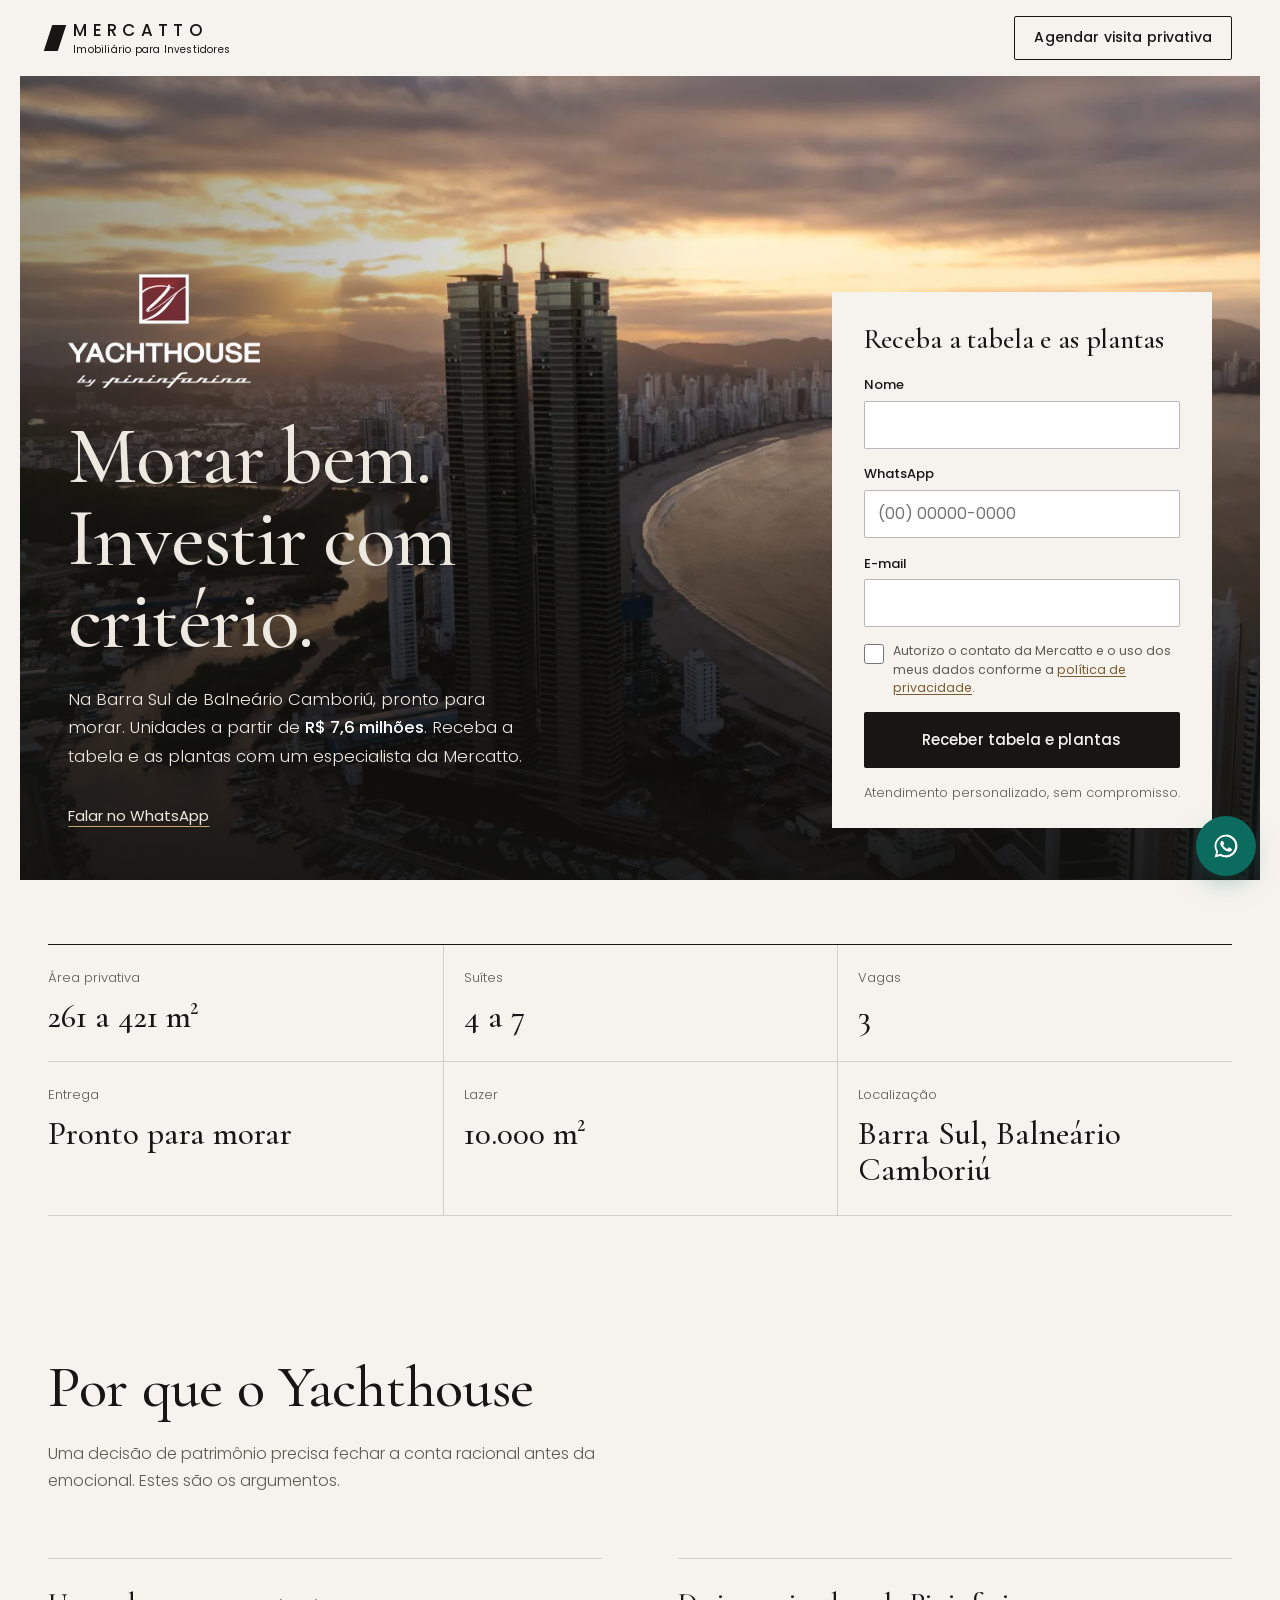
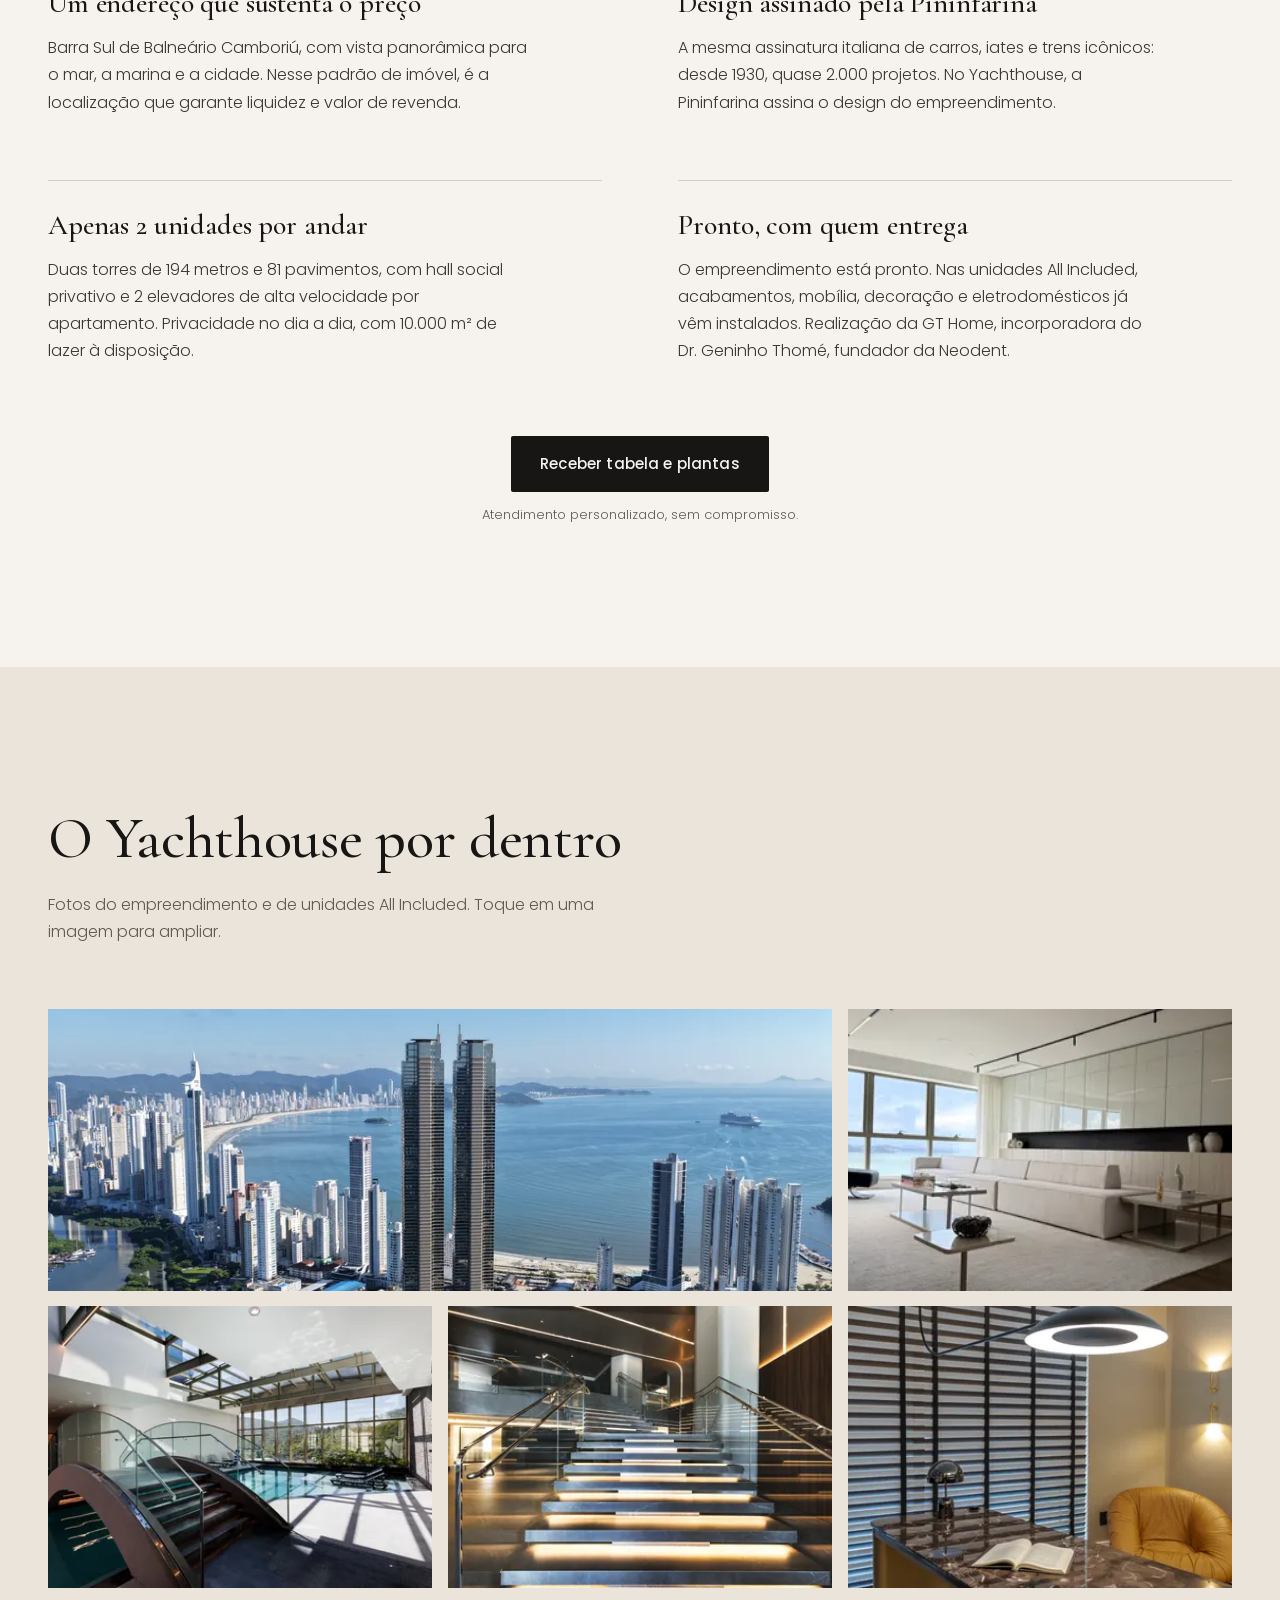
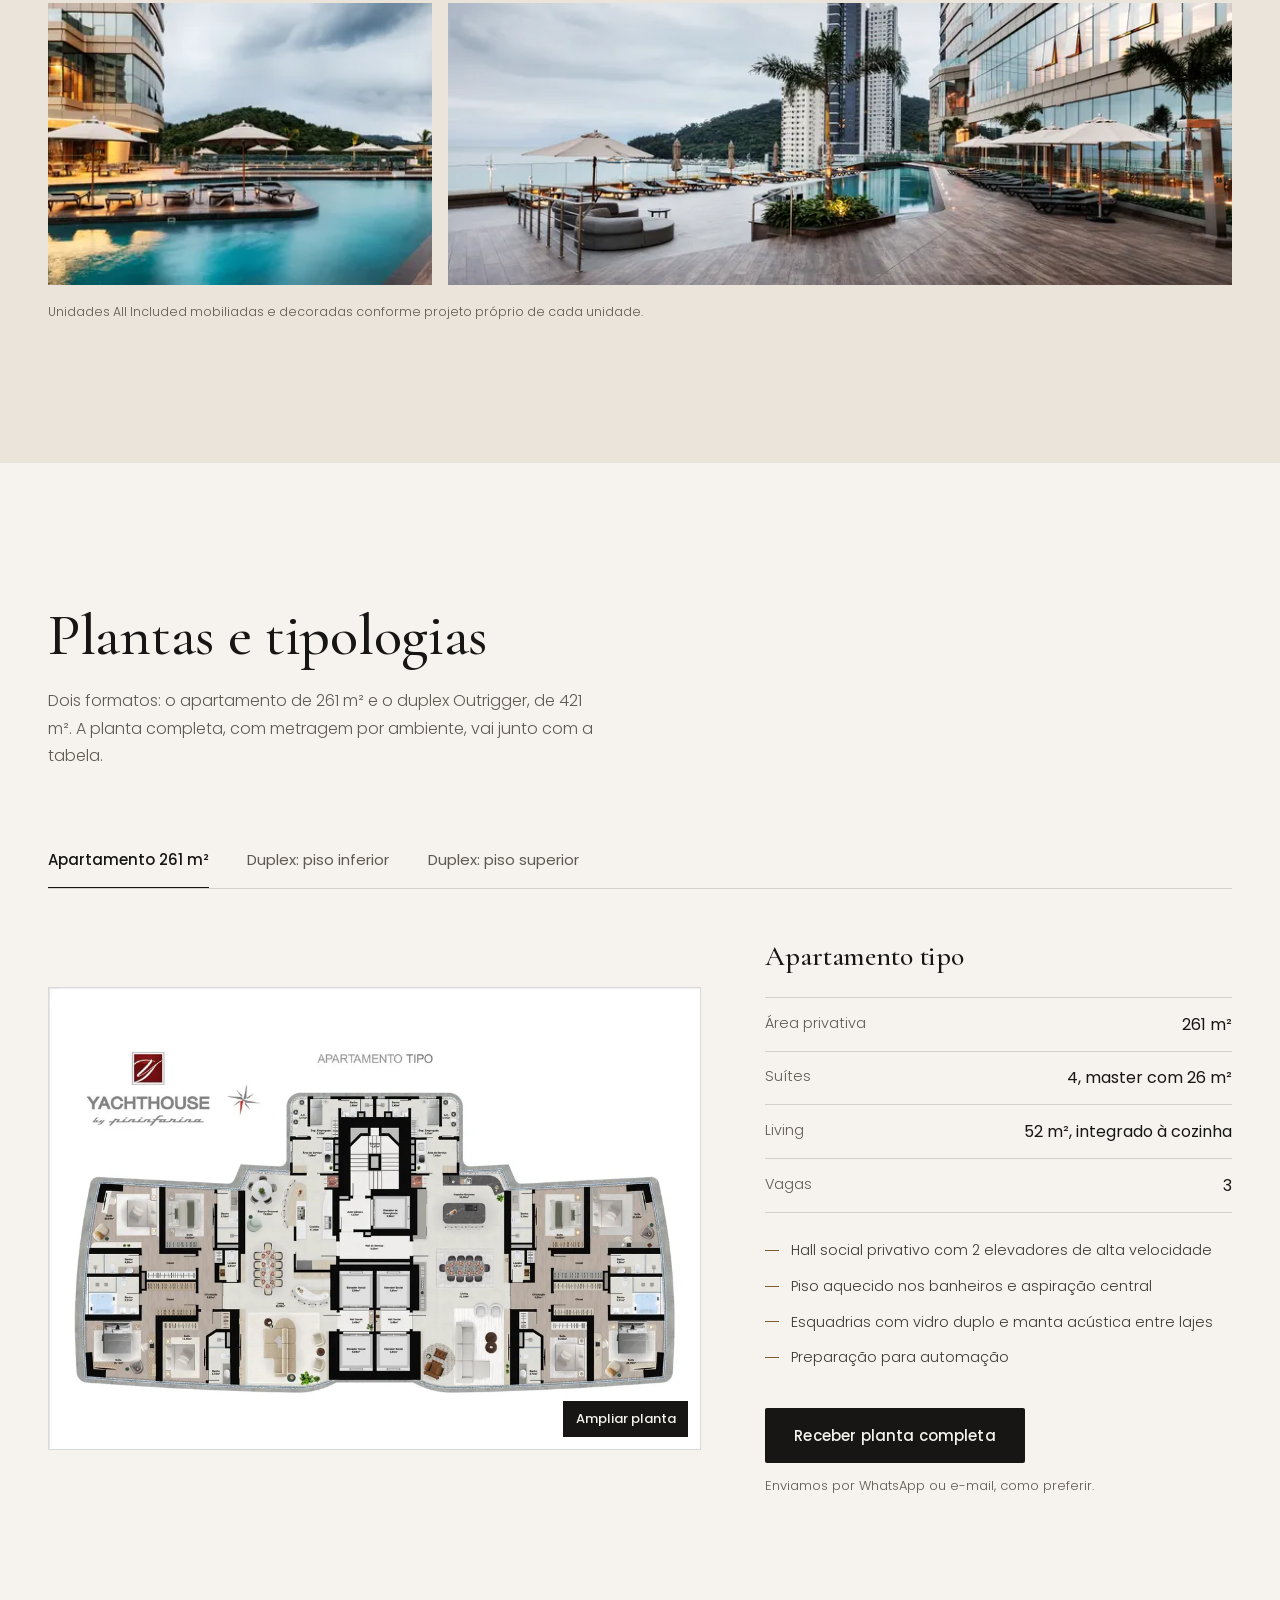
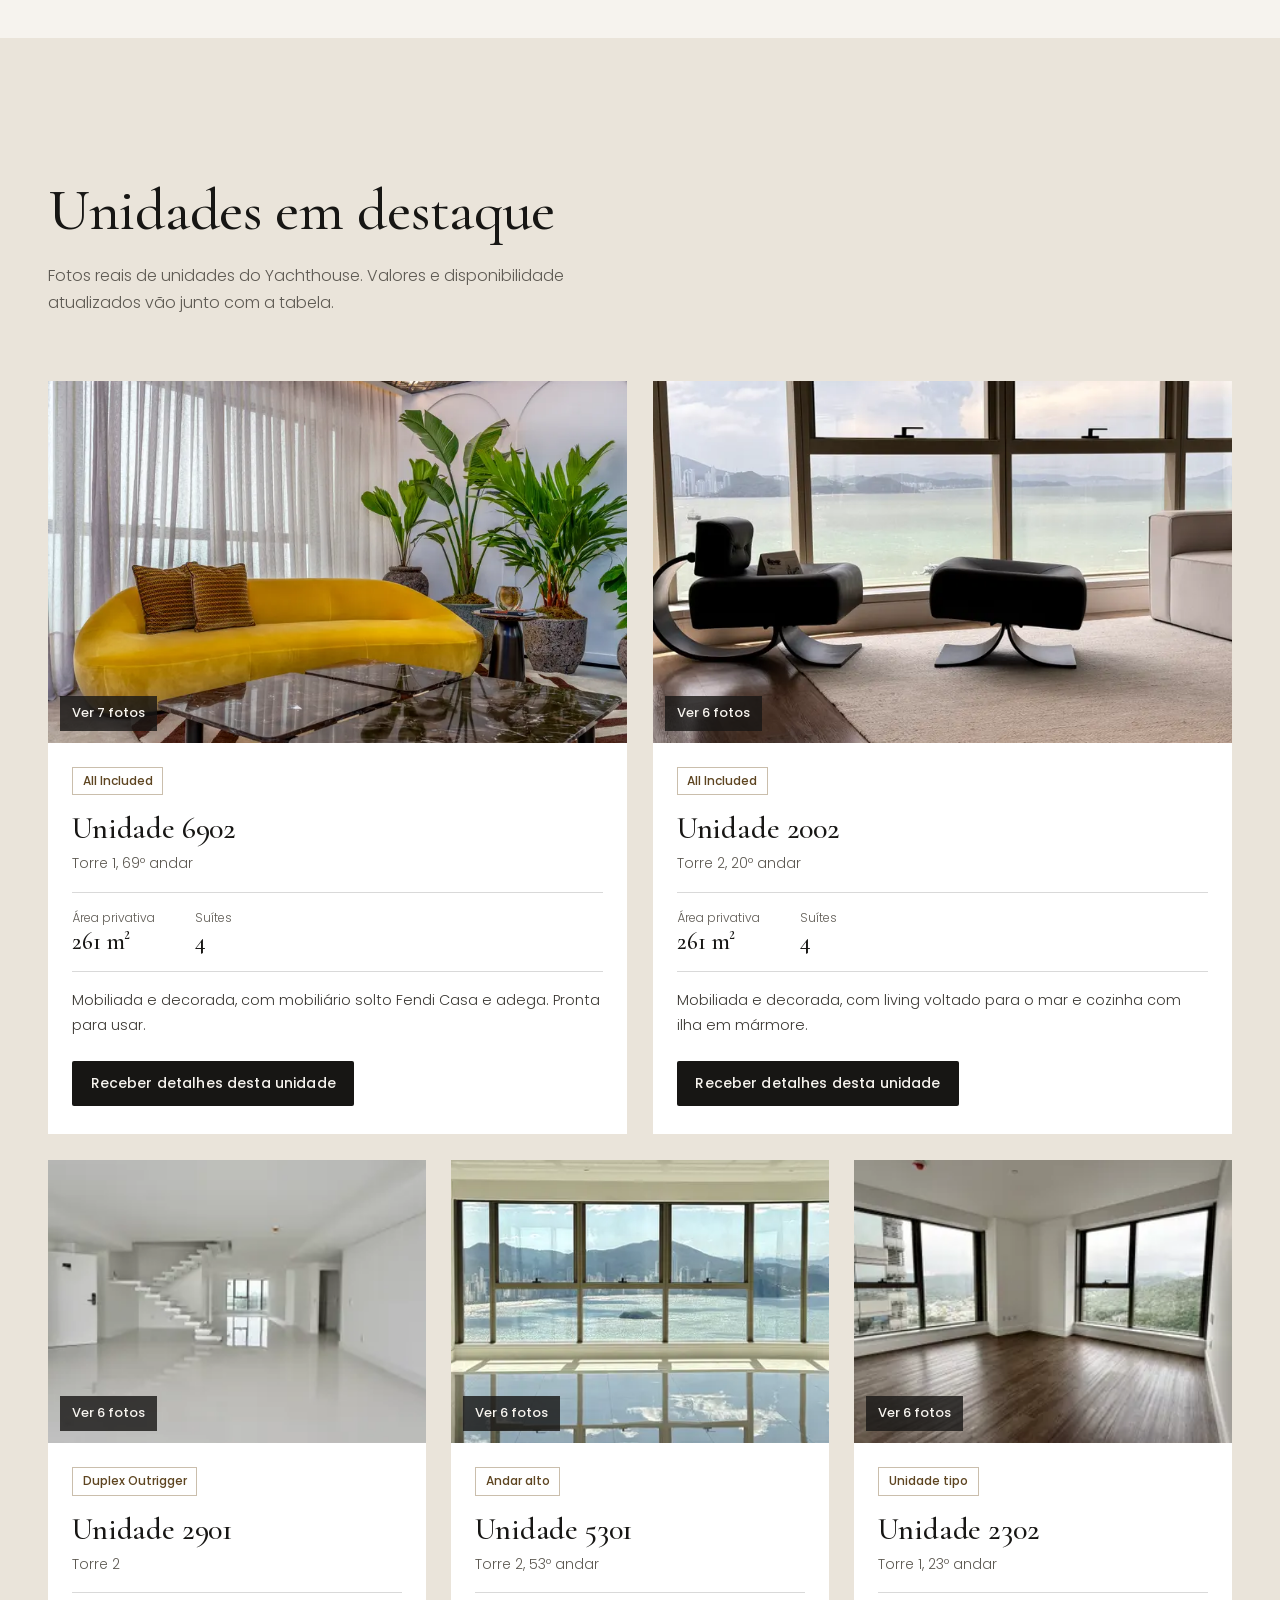
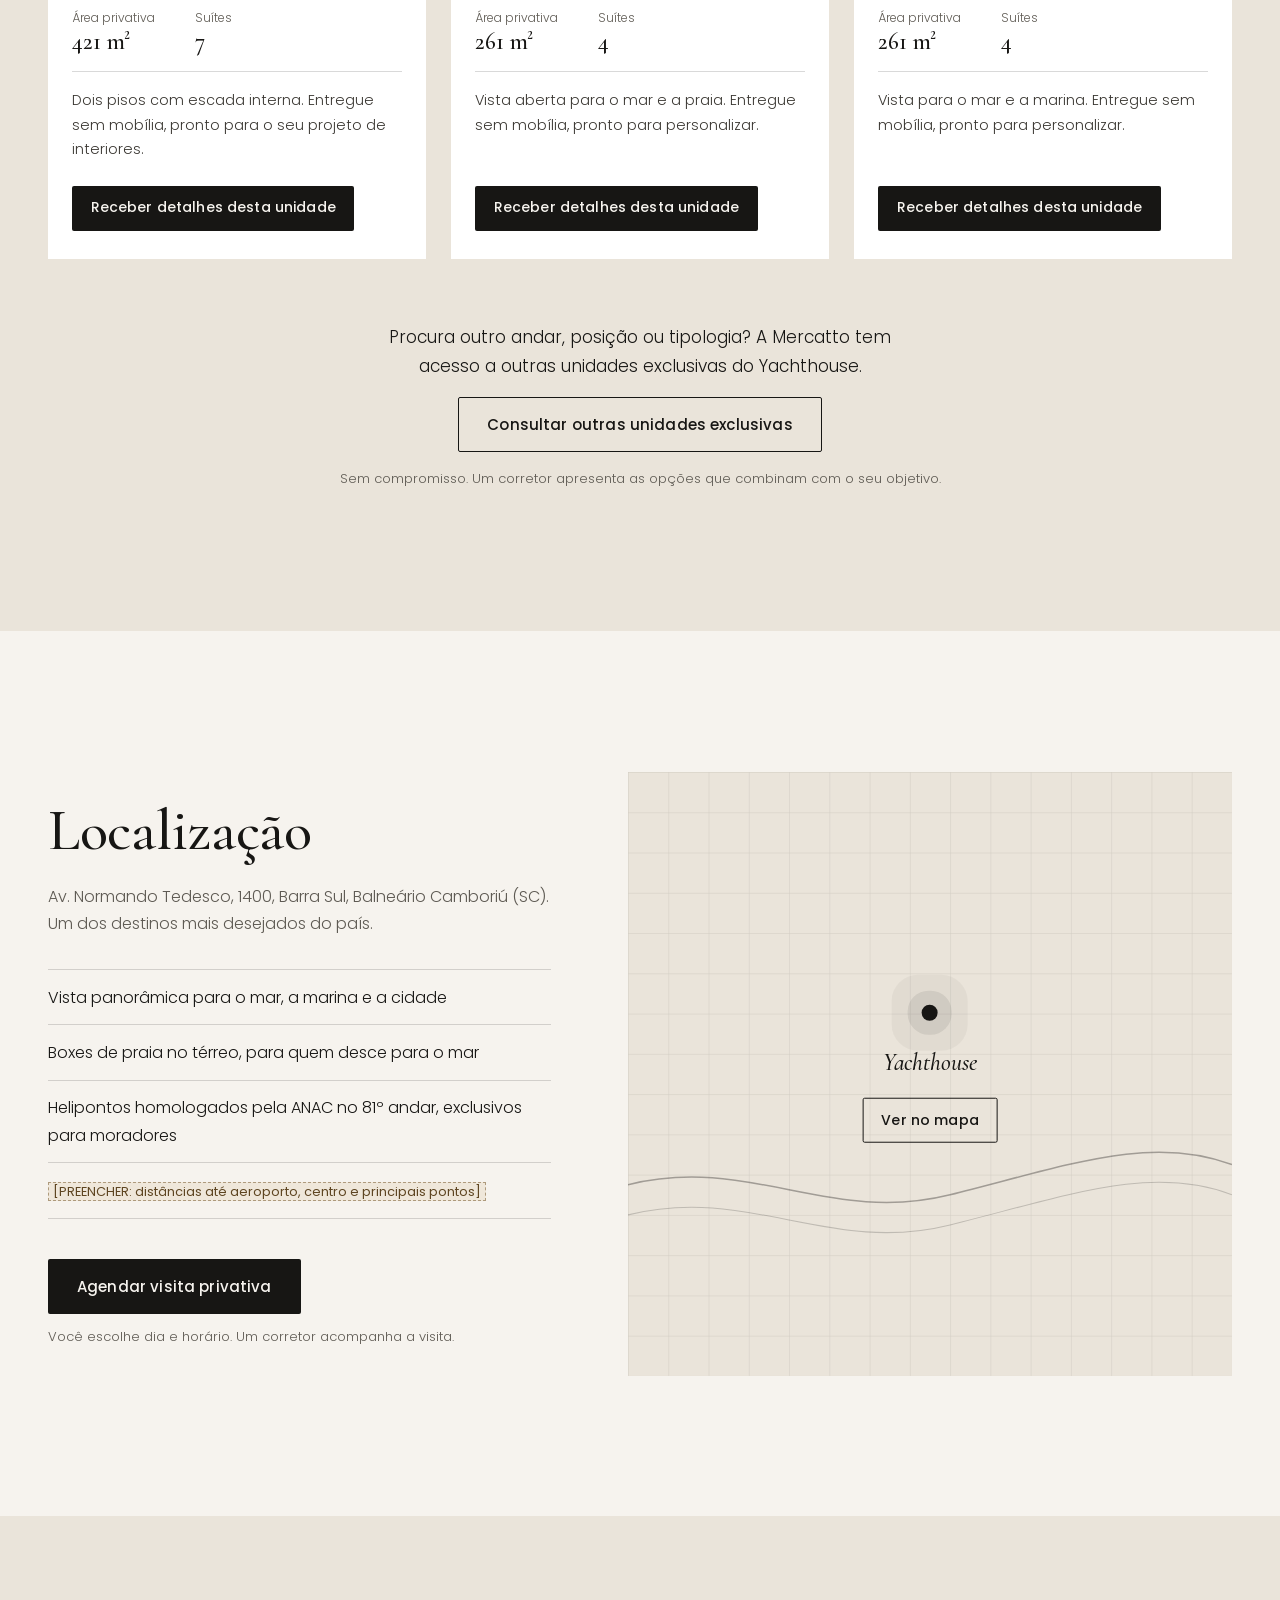
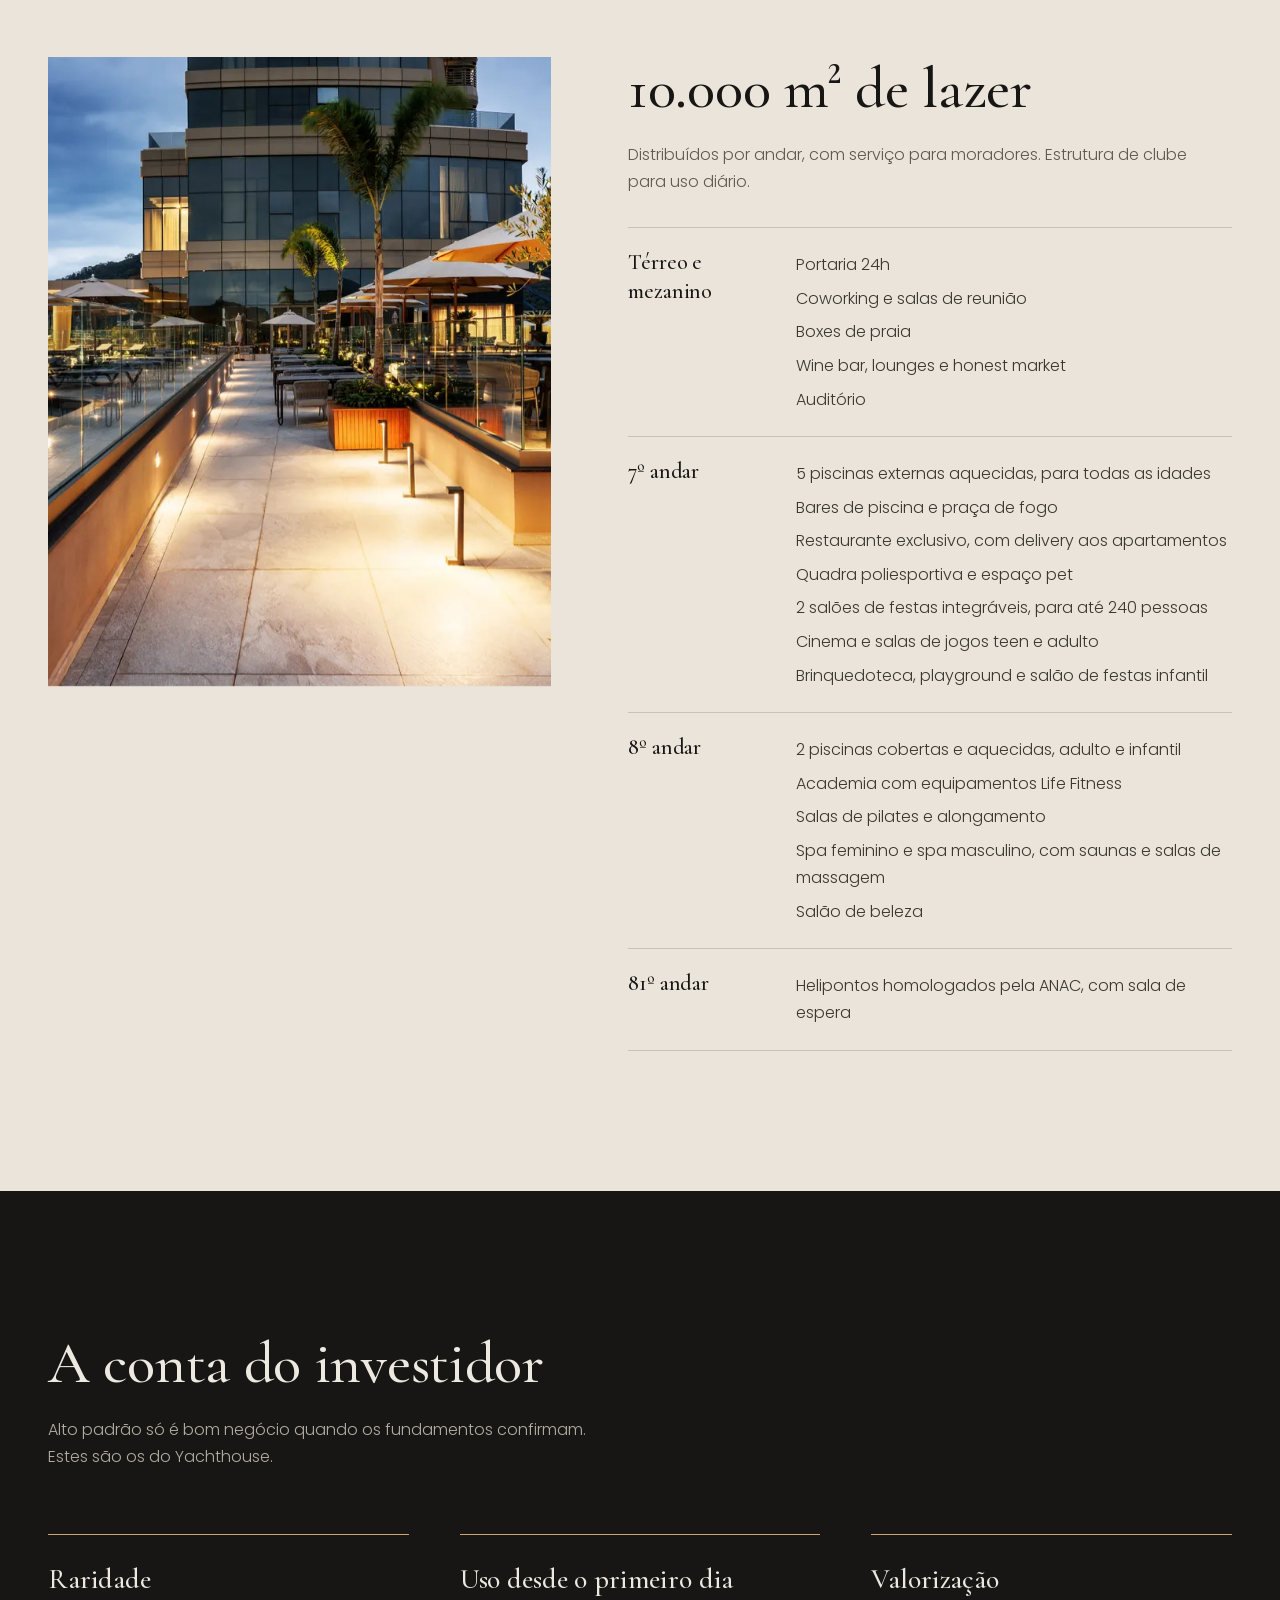
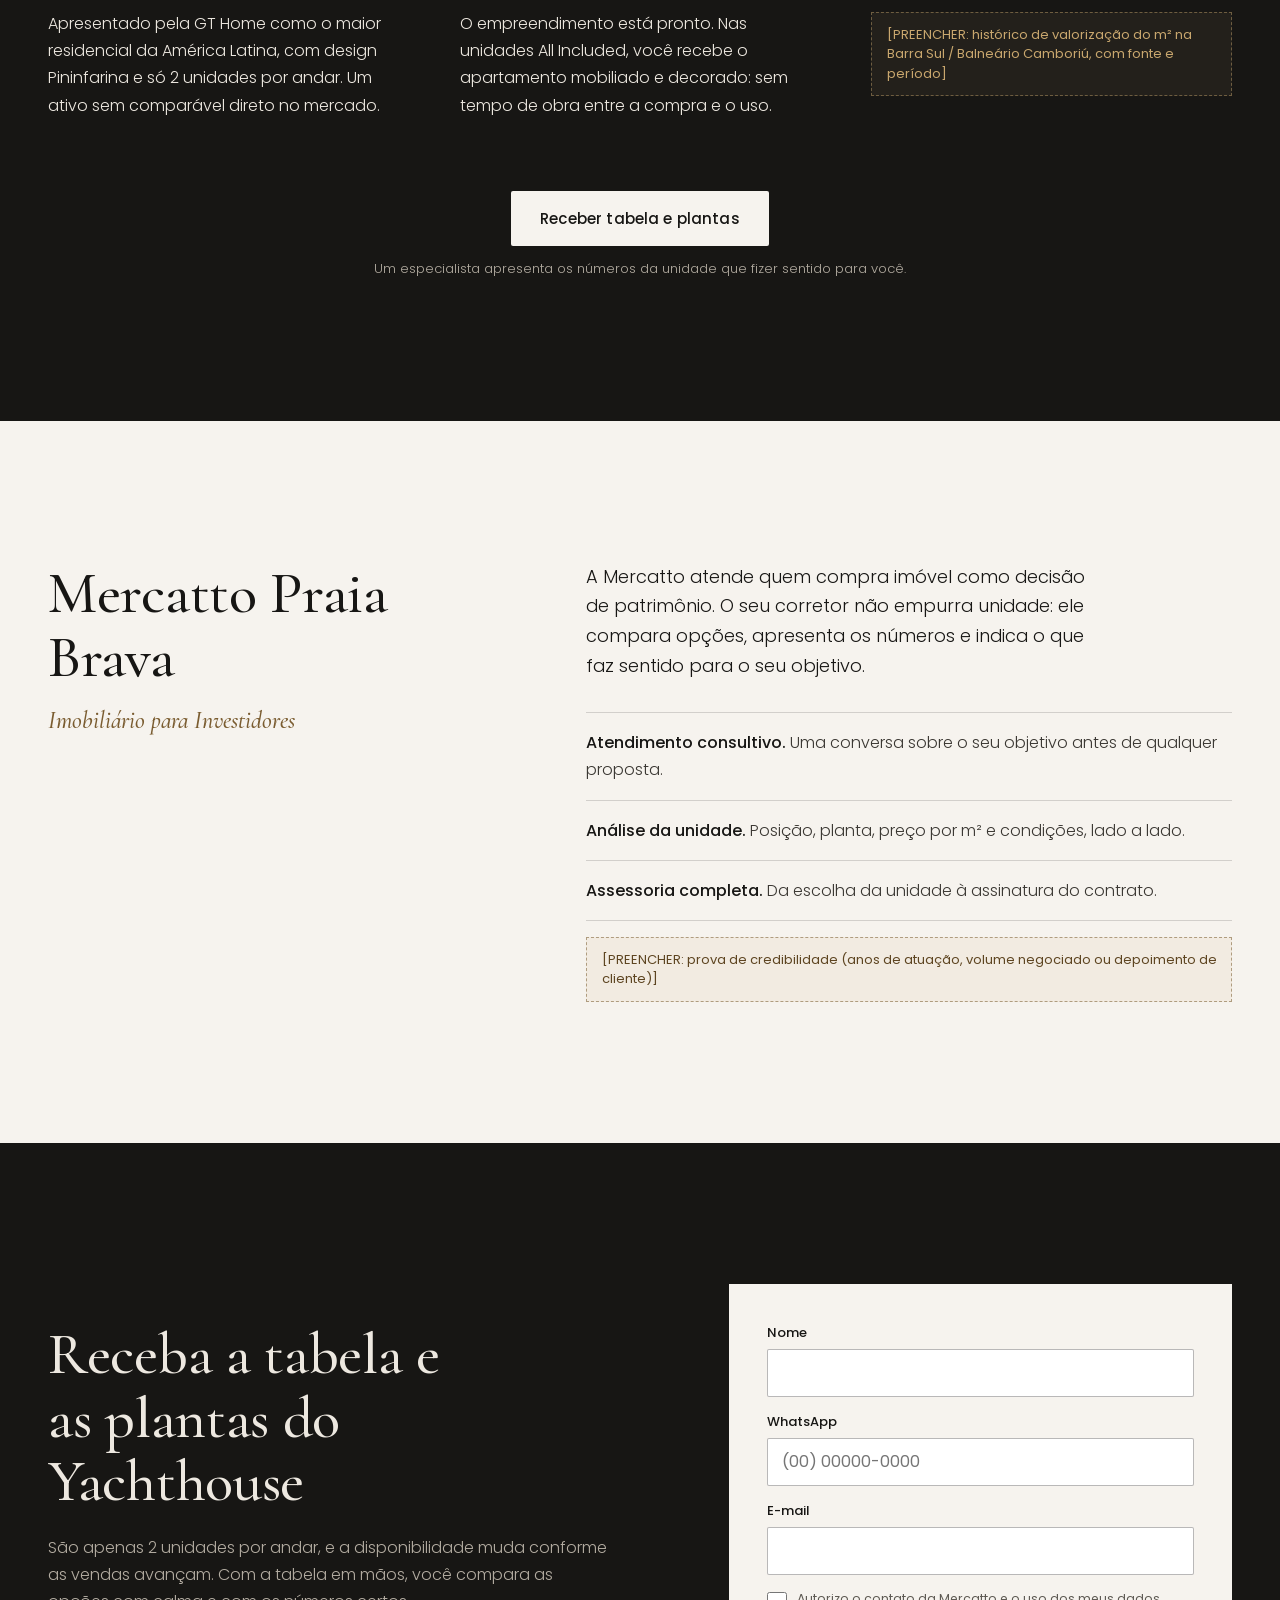
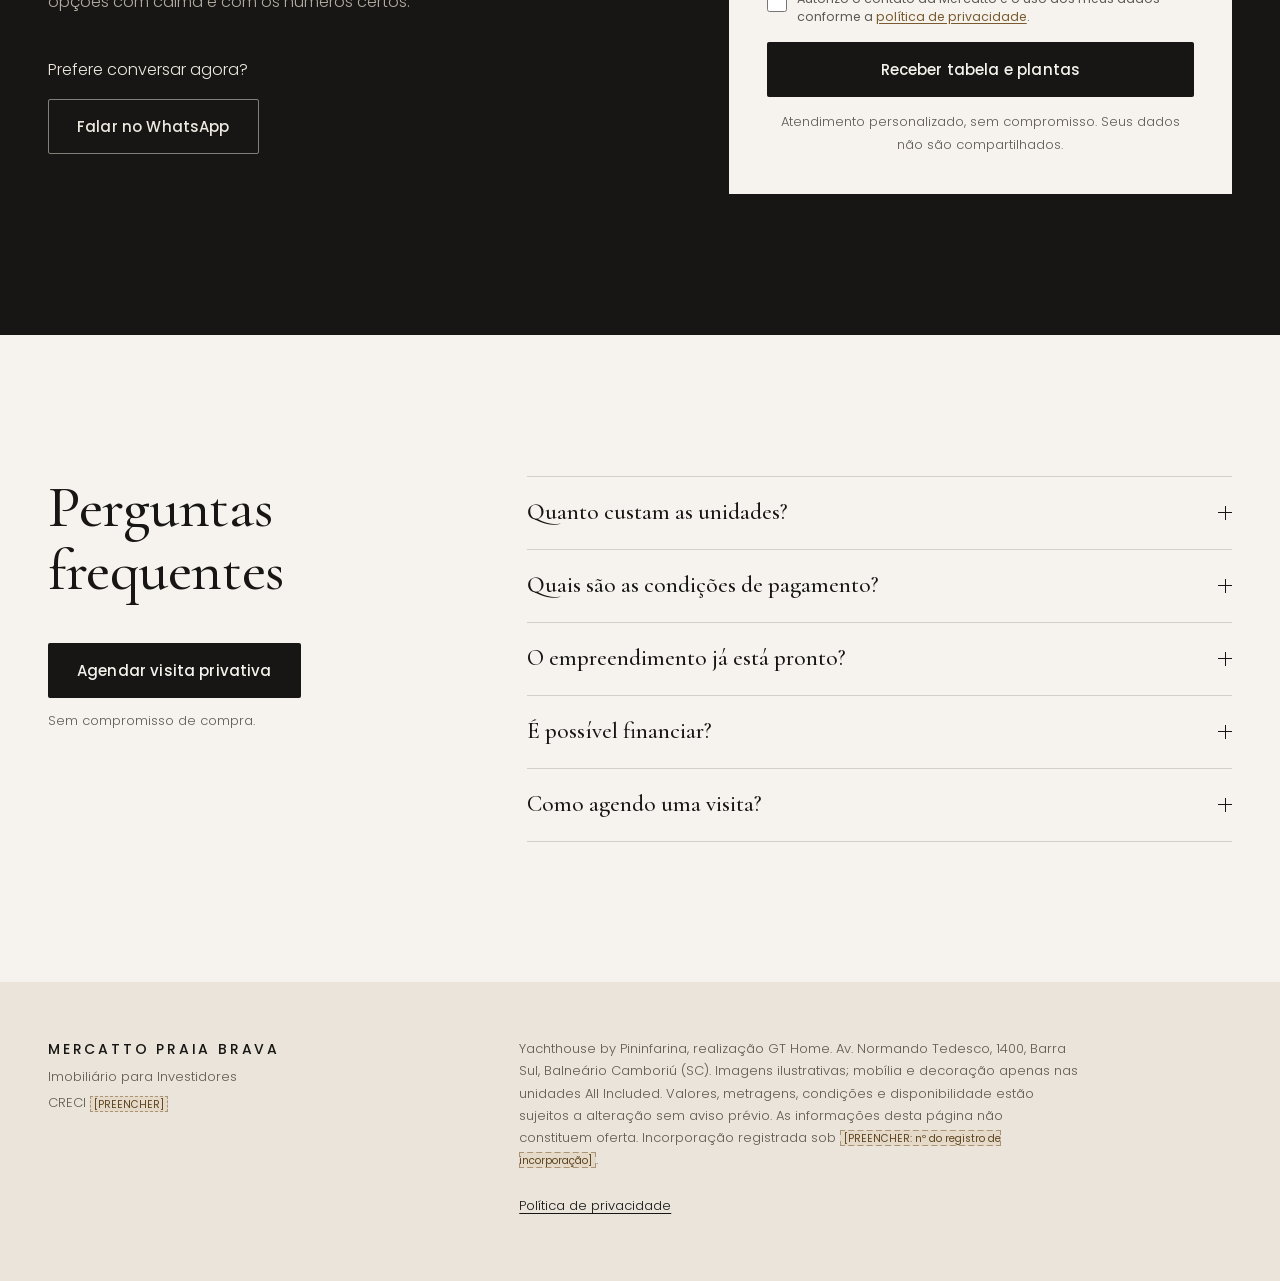
<file: index.html>
<!doctype html>
<!--
  ⚠️ FASE DE TESTE — ANTES DE IR AO AR DE VERDADE:
  1. Remova a tag <meta name="robots" content="noindex, nofollow"> abaixo.
  2. Troque o conteúdo de robots.txt para "User-agent: *" + "Allow: /".
  Configurações do formulário, WhatsApp e mapa: topo do script.js.
  Todo texto marcado [PREENCHER] depende de dado oficial do empreendimento.
-->
<html lang="pt-BR">
<head>
  <meta charset="utf-8">
  <meta name="viewport" content="width=device-width, initial-scale=1, viewport-fit=cover">
  <meta name="robots" content="noindex, nofollow">
  <title>Yachthouse by Pininfarina | Barra Sul, Balneário Camboriú | Mercatto Praia Brava</title>
  <meta name="description" content="Yachthouse by Pininfarina, na Barra Sul de Balneário Camboriú. Apartamentos de 261 m² e duplex de 421 m², pronto para morar, a partir de R$ 7,6 milhões. Receba a tabela e as plantas com a Mercatto Praia Brava.">
  <meta name="theme-color" content="#F6F3EE">
  <link rel="icon" href="assets/favicon.svg" type="image/svg+xml">
  <script>document.documentElement.classList.add('js');</script>

  <meta property="og:type" content="website">
  <meta property="og:title" content="Yachthouse by Pininfarina | a partir de R$ 7,6 milhões">
  <meta property="og:description" content="Barra Sul, Balneário Camboriú. Pronto para morar. Receba a tabela e as plantas com a Mercatto Praia Brava.">
  <!-- og:image precisa de URL absoluta: troque o endereço se o site mudar para domínio próprio -->
  <meta property="og:image" content="https://wonzimkt.github.io/yachthouse-lp/assets/og-yachthouse.jpg">
  <meta property="og:image:width" content="1200">
  <meta property="og:image:height" content="630">

  <!-- Fontes hospedadas no próprio site (sem chamada ao Google: mais rápido e sem rastreio de terceiros) -->
  <link rel="preload" href="assets/fonts/cormorant-garamond-500.woff2" as="font" type="font/woff2" crossorigin>
  <link rel="preload" href="assets/fonts/poppins-300.woff2" as="font" type="font/woff2" crossorigin>
  <link rel="preload" href="assets/fonts/poppins-500.woff2" as="font" type="font/woff2" crossorigin>
  <link rel="stylesheet" href="style.css">

  <link rel="preload" as="image" href="assets/hero-aerea-por-do-sol-1024.webp" imagesrcset="assets/hero-aerea-por-do-sol-640.webp 640w, assets/hero-aerea-por-do-sol-1024.webp 1024w, assets/hero-aerea-por-do-sol-1600.webp 1600w, assets/hero-aerea-por-do-sol-2400.webp 2400w" imagesizes="100vw" fetchpriority="high">

  <!-- ===== META PIXEL (descomente e troque SEU_PIXEL_ID) =====
  <script>
    !function(f,b,e,v,n,t,s){if(f.fbq)return;n=f.fbq=function(){n.callMethod?
    n.callMethod.apply(n,arguments):n.queue.push(arguments)};if(!f._fbq)f._fbq=n;
    n.push=n;n.loaded=!0;n.version='2.0';n.queue=[];t=b.createElement(e);t.async=!0;
    t.src=v;s=b.getElementsByTagName(e)[0];s.parentNode.insertBefore(t,s)}(window,
    document,'script','https://connect.facebook.net/en_US/fbevents.js');
    fbq('init', 'SEU_PIXEL_ID');
  </script>
  ===== -->

  <!-- ===== GOOGLE TAG (descomente e troque G-XXXXXXX / AW-XXXXXXX) =====
  <script async src="https://www.googletagmanager.com/gtag/js?id=G-XXXXXXX"></script>
  <script>
    window.dataLayer = window.dataLayer || [];
    function gtag(){dataLayer.push(arguments);}
    gtag('js', new Date());
    gtag('config', 'G-XXXXXXX');
  </script>
  ===== -->
</head>
<body>
  <a class="skip-link" href="#conteudo">Pular para o conteúdo</a>

  <header class="site-header">
    <div class="container header-inner">
      <a class="brand" href="./">
        <!-- Quando o Logo_HEAD.png chegar (rodar tools/otimizar-imagens.sh), troque o wordmark abaixo por:
        <img src="assets/logo-mercatto.png" alt="Mercatto Praia Brava" width="180" height="40"> -->
        <span class="brand-mark" aria-hidden="true"></span>
        <span class="brand-text">
          <span class="brand-name">Mercatto</span>
          <span class="brand-tagline">Imobiliário para Investidores</span>
        </span>
      </a>
      <button type="button" class="btn btn-ghost header-cta" data-open-form data-origem="header" data-titulo="Agendar visita privativa">
        Agendar visita privativa
      </button>
    </div>
  </header>

  <main id="conteudo">

    <!-- 1. HERO -->
    <section class="hero" aria-labelledby="hero-titulo">
      <div class="hero-frame">
        <div class="hero-media">
          <img src="assets/hero-aerea-por-do-sol-1024.webp" srcset="assets/hero-aerea-por-do-sol-640.webp 640w, assets/hero-aerea-por-do-sol-1024.webp 1024w, assets/hero-aerea-por-do-sol-1600.webp 1600w, assets/hero-aerea-por-do-sol-2400.webp 2400w" sizes="100vw" width="2400" height="1350" alt="Vista aérea das duas torres do Yachthouse ao pôr do sol, na Barra Sul de Balneário Camboriú" fetchpriority="high" decoding="async">
        </div>

        <div class="container hero-grid">
          <div class="hero-copy">
            <img class="hero-logo" src="assets/logo-yachthouse-branco.webp" srcset="assets/logo-yachthouse-branco-240.webp 240w, assets/logo-yachthouse-branco.webp 480w" sizes="(min-width: 1400px) 210px, (min-width: 1000px) 15vw, 150px" width="480" height="285" alt="Yachthouse by Pininfarina">
            <h1 id="hero-titulo">Morar bem.<br>Investir com critério.</h1>
            <p class="hero-sub">Na Barra Sul de Balneário Camboriú, pronto para morar. Unidades a partir de <strong>R$&nbsp;7,6&nbsp;milhões</strong>. Receba a tabela e as plantas com um especialista da Mercatto.</p>
            <div class="hero-actions">
              <button type="button" class="btn btn-light hero-mobile-cta" data-open-form data-origem="hero-mobile" data-titulo="Receber tabela e plantas">Receber tabela e plantas</button>
              <a class="link-wa" href="#" data-whatsapp data-origem="hero">Falar no WhatsApp</a>
            </div>
          </div>

          <div class="hero-form-card">
            <h2 class="form-title">Receba a tabela e as plantas</h2>
            <form class="lead-form" data-origem="hero" novalidate>
              <div class="field">
                <label for="h-nome">Nome</label>
                <input id="h-nome" name="nome" type="text" autocomplete="name" required aria-describedby="h-nome-erro">
                <p class="field-error" id="h-nome-erro"></p>
              </div>
              <div class="field">
                <label for="h-whatsapp">WhatsApp</label>
                <input id="h-whatsapp" name="whatsapp" type="tel" inputmode="tel" autocomplete="tel-national" placeholder="(00) 00000-0000" required aria-describedby="h-whatsapp-erro" data-mask="phone">
                <p class="field-error" id="h-whatsapp-erro"></p>
              </div>
              <div class="field">
                <label for="h-email">E-mail</label>
                <input id="h-email" name="email" type="email" autocomplete="email" required aria-describedby="h-email-erro">
                <p class="field-error" id="h-email-erro"></p>
              </div>
              <div class="field field-check">
                <input id="h-lgpd" name="consentimento" type="checkbox" required aria-describedby="h-lgpd-erro">
                <label for="h-lgpd">Autorizo o contato da Mercatto e o uso dos meus dados conforme a <a href="#privacidade">política de privacidade</a>.</label>
                <p class="field-error" id="h-lgpd-erro"></p>
              </div>
              <div class="hp" aria-hidden="true"><label for="h-empresa">Empresa</label><input id="h-empresa" name="empresa" type="text" tabindex="-1" autocomplete="off"></div>
              <input type="hidden" name="utm_source"><input type="hidden" name="utm_medium"><input type="hidden" name="utm_campaign"><input type="hidden" name="utm_content">
              <button type="submit" class="btn btn-primary btn-block">Receber tabela e plantas</button>
              <p class="trust">Atendimento personalizado, sem compromisso.</p>
              <div class="form-status" role="status" aria-live="polite"></div>
            </form>
          </div>
        </div>
      </div>
    </section>

    <!-- 2. FICHA TÉCNICA -->
    <section class="spec" aria-label="Números-chave do Yachthouse">
      <div class="container">
        <dl class="spec-sheet">
          <div class="spec-item"><dt>Área privativa</dt><dd>261 a 421 m²</dd></div>
          <div class="spec-item"><dt>Suítes</dt><dd>4 a 7</dd></div>
          <div class="spec-item"><dt>Vagas</dt><dd>3</dd></div>
          <div class="spec-item"><dt>Entrega</dt><dd>Pronto para morar</dd></div>
          <div class="spec-item"><dt>Lazer</dt><dd>10.000 m²</dd></div>
          <div class="spec-item"><dt>Localização</dt><dd>Barra Sul, Balneário Camboriú</dd></div>
        </dl>
      </div>
    </section>

    <!-- 3. POR QUE YACHTHOUSE -->
    <section class="section why" aria-labelledby="why-titulo">
      <div class="container">
        <div class="section-head">
          <h2 id="why-titulo" class="reveal">Por que o Yachthouse</h2>
          <p class="section-lead reveal">Uma decisão de patrimônio precisa fechar a conta racional antes da emocional. Estes são os argumentos.</p>
        </div>
        <div class="why-grid">
          <article class="why-item reveal">
            <h3>Um endereço que sustenta o preço</h3>
            <p>Barra Sul de Balneário Camboriú, com vista panorâmica para o mar, a marina e a cidade. Nesse padrão de imóvel, é a localização que garante liquidez e valor de revenda.</p>
          </article>
          <article class="why-item reveal">
            <h3>Design assinado pela Pininfarina</h3>
            <p>A mesma assinatura italiana de carros, iates e trens icônicos: desde 1930, quase 2.000 projetos. No Yachthouse, a Pininfarina assina o design do empreendimento.</p>
          </article>
          <article class="why-item reveal">
            <h3>Apenas 2 unidades por andar</h3>
            <p>Duas torres de 194 metros e 81 pavimentos, com hall social privativo e 2 elevadores de alta velocidade por apartamento. Privacidade no dia a dia, com 10.000 m² de lazer à disposição.</p>
          </article>
          <article class="why-item reveal">
            <h3>Pronto, com quem entrega</h3>
            <p>O empreendimento está pronto. Nas unidades All Included, acabamentos, mobília, decoração e eletrodomésticos já vêm instalados. Realização da GT Home, incorporadora do Dr. Geninho Thomé, fundador da Neodent.</p>
          </article>
        </div>
        <div class="cta-row">
          <button type="button" class="btn btn-primary" data-open-form data-origem="por-que" data-titulo="Receber tabela e plantas">Receber tabela e plantas</button>
          <p class="trust">Atendimento personalizado, sem compromisso.</p>
        </div>
      </div>
    </section>

    <!-- 4. GALERIA -->
    <section class="section gallery" aria-labelledby="galeria-titulo">
      <div class="container">
        <div class="section-head">
          <h2 id="galeria-titulo" class="reveal">O Yachthouse por dentro</h2>
          <p class="section-lead reveal">Fotos do empreendimento e de unidades All Included. Toque em uma imagem para ampliar.</p>
        </div>
        <div class="gallery-grid">
          <button type="button" class="gallery-item g-wide" data-full="assets/aerea-barra-sul-1600.webp" data-alt="As duas torres do Yachthouse na Barra Sul, com o mar e a marina ao fundo">
            <img src="assets/aerea-barra-sul-800.webp" srcset="assets/aerea-barra-sul-400.webp 400w, assets/aerea-barra-sul-800.webp 800w, assets/aerea-barra-sul-1024.webp 1024w, assets/aerea-barra-sul-1600.webp 1600w" sizes="(min-width: 1300px) 784px, (min-width: 900px) 61vw, 100vw" width="1600" height="1067" alt="As duas torres do Yachthouse na Barra Sul, com o mar e a marina ao fundo" loading="lazy" decoding="async">
          </button>
          <button type="button" class="gallery-item" data-full="assets/unidade-2002-living-1600.webp" data-alt="Living da unidade 2002, All Included, com vista para o mar">
            <img src="assets/unidade-2002-living-800.webp" srcset="assets/unidade-2002-living-400.webp 400w, assets/unidade-2002-living-800.webp 800w, assets/unidade-2002-living-1024.webp 1024w, assets/unidade-2002-living-1600.webp 1600w" sizes="(min-width: 1300px) 384px, (min-width: 900px) 30vw, 50vw" width="1600" height="900" alt="Living da unidade 2002, All Included, com vista para o mar" loading="lazy" decoding="async">
          </button>
          <button type="button" class="gallery-item" data-full="assets/piscina-coberta-1600.webp" data-alt="Piscina coberta e aquecida no 8º andar">
            <img src="assets/piscina-coberta-800.webp" srcset="assets/piscina-coberta-400.webp 400w, assets/piscina-coberta-800.webp 800w, assets/piscina-coberta-1024.webp 1024w, assets/piscina-coberta-1600.webp 1600w" sizes="(min-width: 1300px) 384px, (min-width: 900px) 30vw, 50vw" width="1600" height="1067" alt="Piscina coberta e aquecida no 8º andar" loading="lazy" decoding="async">
          </button>
          <button type="button" class="gallery-item" data-full="assets/hall-entrada-1600.webp" data-alt="Hall de entrada do Yachthouse">
            <img src="assets/hall-entrada-800.webp" srcset="assets/hall-entrada-400.webp 400w, assets/hall-entrada-800.webp 800w, assets/hall-entrada-1024.webp 1024w, assets/hall-entrada-1600.webp 1600w" sizes="(min-width: 1300px) 384px, (min-width: 900px) 30vw, 50vw" width="1600" height="1066" alt="Hall de entrada do Yachthouse" loading="lazy" decoding="async">
          </button>
          <button type="button" class="gallery-item" data-full="assets/unidade-6902-fendi-1600.webp" data-alt="Unidade 6902, All Included, com mobiliário Fendi Casa">
            <img src="assets/unidade-6902-fendi-800.webp" srcset="assets/unidade-6902-fendi-400.webp 400w, assets/unidade-6902-fendi-800.webp 800w, assets/unidade-6902-fendi-1024.webp 1024w, assets/unidade-6902-fendi-1600.webp 1600w" sizes="(min-width: 1300px) 384px, (min-width: 900px) 30vw, 50vw" width="1600" height="1068" alt="Unidade 6902, All Included, com mobiliário Fendi Casa" loading="lazy" decoding="async">
          </button>
          <button type="button" class="gallery-item" data-full="assets/piscina-familia-1600.webp" data-alt="Piscina família aquecida no 7º andar">
            <img src="assets/piscina-familia-800.webp" srcset="assets/piscina-familia-400.webp 400w, assets/piscina-familia-800.webp 800w, assets/piscina-familia-1024.webp 1024w, assets/piscina-familia-1600.webp 1600w" sizes="(min-width: 1300px) 384px, (min-width: 900px) 30vw, 50vw" width="1600" height="1039" alt="Piscina família aquecida no 7º andar" loading="lazy" decoding="async">
          </button>
          <button type="button" class="gallery-item g-wide" data-full="assets/piscina-vista-1600.webp" data-alt="Deck da piscina jovem, com vista para o mar e as torres">
            <img src="assets/piscina-vista-800.webp" srcset="assets/piscina-vista-400.webp 400w, assets/piscina-vista-800.webp 800w, assets/piscina-vista-1024.webp 1024w, assets/piscina-vista-1600.webp 1600w" sizes="(min-width: 1300px) 784px, (min-width: 900px) 61vw, 100vw" width="1600" height="1067" alt="Deck da piscina jovem, com vista para o mar e as torres" loading="lazy" decoding="async">
          </button>
        </div>
        <p class="note">Unidades All Included mobiliadas e decoradas conforme projeto próprio de cada unidade.</p>
      </div>
    </section>

    <!-- 5. PLANTAS -->
    <section class="section plans" aria-labelledby="plantas-titulo">
      <div class="container">
        <div class="section-head">
          <h2 id="plantas-titulo" class="reveal">Plantas e tipologias</h2>
          <p class="section-lead reveal">Dois formatos: o apartamento de 261 m² e o duplex Outrigger, de 421 m². A planta completa, com metragem por ambiente, vai junto com a tabela.</p>
        </div>

        <div class="tabs" role="tablist" aria-label="Tipologias">
          <button type="button" role="tab" id="tab-1" aria-controls="painel-1" aria-selected="true">Apartamento 261 m²</button>
          <button type="button" role="tab" id="tab-2" aria-controls="painel-2" aria-selected="false" tabindex="-1">Duplex: piso inferior</button>
          <button type="button" role="tab" id="tab-3" aria-controls="painel-3" aria-selected="false" tabindex="-1">Duplex: piso superior</button>
        </div>

        <div class="tab-panel" role="tabpanel" id="painel-1" aria-labelledby="tab-1" tabindex="0">
          <a class="plan-media" href="assets/planta-tipo-1600.webp" target="_blank" rel="noopener">
            <img src="assets/planta-tipo-1024.webp" srcset="assets/planta-tipo-1024.webp 1024w, assets/planta-tipo-1600.webp 1600w" sizes="(min-width: 900px) 58vw, 100vw" width="1600" height="1132" alt="Planta humanizada do apartamento tipo, com as duas unidades do andar" loading="lazy" decoding="async">
            <span class="plan-zoom">Ampliar planta</span>
          </a>
          <div class="plan-info">
            <h3>Apartamento tipo</h3>
            <dl class="plan-specs">
              <div><dt>Área privativa</dt><dd>261 m²</dd></div>
              <div><dt>Suítes</dt><dd>4, master com 26 m²</dd></div>
              <div><dt>Living</dt><dd>52 m², integrado à cozinha</dd></div>
              <div><dt>Vagas</dt><dd>3</dd></div>
            </dl>
            <ul class="plan-features">
              <li>Hall social privativo com 2 elevadores de alta velocidade</li>
              <li>Piso aquecido nos banheiros e aspiração central</li>
              <li>Esquadrias com vidro duplo e manta acústica entre lajes</li>
              <li>Preparação para automação</li>
            </ul>
            <button type="button" class="btn btn-primary" data-open-form data-origem="planta-tipo" data-titulo="Receber planta completa">Receber planta completa</button>
            <p class="trust">Enviamos por WhatsApp ou e-mail, como preferir.</p>
          </div>
        </div>
        <div class="tab-panel" role="tabpanel" id="painel-2" aria-labelledby="tab-2" tabindex="0" hidden>
          <a class="plan-media" href="assets/planta-outrigger-inferior-2000.webp" target="_blank" rel="noopener">
            <img src="assets/planta-outrigger-inferior-1024.webp" srcset="assets/planta-outrigger-inferior-1024.webp 1024w, assets/planta-outrigger-inferior-1600.webp 1600w, assets/planta-outrigger-inferior-2000.webp 2000w" sizes="(min-width: 900px) 58vw, 100vw" width="2000" height="1414" alt="Planta do piso inferior do duplex Outrigger" loading="lazy" decoding="async">
            <span class="plan-zoom">Ampliar planta</span>
          </a>
          <div class="plan-info">
            <h3>Outrigger duplex, piso inferior</h3>
            <dl class="plan-specs">
              <div><dt>Área privativa total</dt><dd>421 m², em 2 pisos</dd></div>
              <div><dt>Piso inferior</dt><dd>265 m²</dd></div>
              <div><dt>Suítes</dt><dd>4 neste piso, 7 no total</dd></div>
              <div><dt>Social</dt><dd>Living, cozinha e espaço gourmet</dd></div>
            </dl>
            <button type="button" class="btn btn-primary" data-open-form data-origem="planta-outrigger" data-titulo="Receber planta completa">Receber planta completa</button>
            <p class="trust">Enviamos por WhatsApp ou e-mail, como preferir.</p>
          </div>
        </div>
        <div class="tab-panel" role="tabpanel" id="painel-3" aria-labelledby="tab-3" tabindex="0" hidden>
          <a class="plan-media" href="assets/planta-outrigger-superior-2000.webp" target="_blank" rel="noopener">
            <img src="assets/planta-outrigger-superior-1024.webp" srcset="assets/planta-outrigger-superior-1024.webp 1024w, assets/planta-outrigger-superior-1600.webp 1600w, assets/planta-outrigger-superior-2000.webp 2000w" sizes="(min-width: 900px) 58vw, 100vw" width="2000" height="1414" alt="Planta do piso superior do duplex Outrigger" loading="lazy" decoding="async">
            <span class="plan-zoom">Ampliar planta</span>
          </a>
          <div class="plan-info">
            <h3>Outrigger duplex, piso superior</h3>
            <dl class="plan-specs">
              <div><dt>Piso superior</dt><dd>157 m²</dd></div>
              <div><dt>Suítes</dt><dd>3 neste piso</dd></div>
              <div><dt>Suíte master</dt><dd>Closet de 14 m² e banho de 16 m²</dd></div>
              <div><dt>Apoio</dt><dd>Hall íntimo e depósito de 28 m²</dd></div>
            </dl>
            <button type="button" class="btn btn-primary" data-open-form data-origem="planta-outrigger" data-titulo="Receber planta completa">Receber planta completa</button>
            <p class="trust">Enviamos por WhatsApp ou e-mail, como preferir.</p>
          </div>
        </div>
      </div>
    </section>

    <!-- 5b. UNIDADES EM DESTAQUE -->
    <section class="section units" id="unidades" aria-labelledby="unidades-titulo">
      <div class="container">
        <div class="section-head">
          <h2 id="unidades-titulo" class="reveal">Unidades em destaque</h2>
          <p class="section-lead reveal">Fotos reais de unidades do Yachthouse. Valores e disponibilidade atualizados vão junto com a tabela.</p>
        </div>
        <div class="units-grid">
          <article class="unit-card unit-card-lg">
            <button type="button" class="unit-media" data-fotos="unid-6902-1,unid-6902-2,unid-6902-3,unid-6902-4,unid-6902-5,unid-6902-6,unid-6902-7" data-legendas="Living com sofá Fendi Casa|Suíte|Home office|Living e jantar|Adega|Estar|Banho da suíte" data-unidade="Unidade 6902" aria-label="Ver 7 fotos da unidade 6902">
              <img src="assets/unid-6902-1-800.webp" srcset="assets/unid-6902-1-400.webp 400w, assets/unid-6902-1-800.webp 800w, assets/unid-6902-1-1600.webp 1600w" sizes="(min-width: 1300px) 620px, (min-width: 900px) 48vw, 85vw" width="800" height="534" alt="Living com sofá Fendi Casa, unidade 6902" loading="lazy" decoding="async">
              <span class="unit-count">Ver 7 fotos</span>
            </button>
            <div class="unit-body">
              <p class="unit-tag">All Included</p>
              <h3>Unidade 6902</h3>
              <p class="unit-meta">Torre 1, 69º andar</p>
              <dl class="unit-specs">
                <div><dt>Área privativa</dt><dd>261 m²</dd></div>
                <div><dt>Suítes</dt><dd>4</dd></div>
              </dl>
              <p class="unit-desc">Mobiliada e decorada, com mobiliário solto Fendi Casa e adega. Pronta para usar.</p>
              <button type="button" class="btn btn-primary btn-small" data-open-form data-origem="unidade-6902" data-titulo="Receber detalhes da unidade 6902">Receber detalhes desta unidade</button>
            </div>
          </article>
          <article class="unit-card unit-card-lg">
            <button type="button" class="unit-media" data-fotos="unid-2002-1,unid-2002-2,unid-2002-3,unid-2002-4,unid-2002-5,unid-2002-6" data-legendas="Estar com vista para o mar|Living|Living integrado|Estar e TV|Jantar|Cozinha com ilha" data-unidade="Unidade 2002" aria-label="Ver 6 fotos da unidade 2002">
              <img src="assets/unid-2002-1-800.webp" srcset="assets/unid-2002-1-400.webp 400w, assets/unid-2002-1-800.webp 800w, assets/unid-2002-1-1600.webp 1600w" sizes="(min-width: 1300px) 620px, (min-width: 900px) 48vw, 85vw" width="800" height="450" alt="Estar com vista para o mar, unidade 2002" loading="lazy" decoding="async">
              <span class="unit-count">Ver 6 fotos</span>
            </button>
            <div class="unit-body">
              <p class="unit-tag">All Included</p>
              <h3>Unidade 2002</h3>
              <p class="unit-meta">Torre 2, 20º andar</p>
              <dl class="unit-specs">
                <div><dt>Área privativa</dt><dd>261 m²</dd></div>
                <div><dt>Suítes</dt><dd>4</dd></div>
              </dl>
              <p class="unit-desc">Mobiliada e decorada, com living voltado para o mar e cozinha com ilha em mármore.</p>
              <button type="button" class="btn btn-primary btn-small" data-open-form data-origem="unidade-2002" data-titulo="Receber detalhes da unidade 2002">Receber detalhes desta unidade</button>
            </div>
          </article>
          <article class="unit-card">
            <button type="button" class="unit-media" data-fotos="unid-2901-1,unid-2901-2,unid-2901-3,unid-2901-4,unid-2901-5,unid-2901-6" data-legendas="Living com escada interna|Living e escada|Living|Vista|Suíte|Banho com hidromassagem" data-unidade="Unidade 2901" aria-label="Ver 6 fotos da unidade 2901">
              <img src="assets/unid-2901-1-800.webp" srcset="assets/unid-2901-1-400.webp 400w, assets/unid-2901-1-800.webp 800w, assets/unid-2901-1-1600.webp 1600w" sizes="(min-width: 1300px) 400px, (min-width: 900px) 31vw, 85vw" width="800" height="450" alt="Living com escada interna, unidade 2901" loading="lazy" decoding="async">
              <span class="unit-count">Ver 6 fotos</span>
            </button>
            <div class="unit-body">
              <p class="unit-tag">Duplex Outrigger</p>
              <h3>Unidade 2901</h3>
              <p class="unit-meta">Torre 2</p>
              <dl class="unit-specs">
                <div><dt>Área privativa</dt><dd>421 m²</dd></div>
                <div><dt>Suítes</dt><dd>7</dd></div>
              </dl>
              <p class="unit-desc">Dois pisos com escada interna. Entregue sem mobília, pronto para o seu projeto de interiores.</p>
              <button type="button" class="btn btn-primary btn-small" data-open-form data-origem="unidade-2901" data-titulo="Receber detalhes da unidade 2901">Receber detalhes desta unidade</button>
            </div>
          </article>
          <article class="unit-card">
            <button type="button" class="unit-media" data-fotos="unid-5301-1,unid-5301-2,unid-5301-3,unid-5301-4,unid-5301-5,unid-5301-6" data-legendas="Vista da sala|Living|Vista para a praia|Vista para o mar|Suíte|Banho com hidromassagem" data-unidade="Unidade 5301" aria-label="Ver 6 fotos da unidade 5301">
              <img src="assets/unid-5301-1-800.webp" srcset="assets/unid-5301-1-400.webp 400w, assets/unid-5301-1-800.webp 800w, assets/unid-5301-1-1600.webp 1600w" sizes="(min-width: 1300px) 400px, (min-width: 900px) 31vw, 85vw" width="800" height="1422" alt="Vista da sala, unidade 5301" loading="lazy" decoding="async">
              <span class="unit-count">Ver 6 fotos</span>
            </button>
            <div class="unit-body">
              <p class="unit-tag">Andar alto</p>
              <h3>Unidade 5301</h3>
              <p class="unit-meta">Torre 2, 53º andar</p>
              <dl class="unit-specs">
                <div><dt>Área privativa</dt><dd>261 m²</dd></div>
                <div><dt>Suítes</dt><dd>4</dd></div>
              </dl>
              <p class="unit-desc">Vista aberta para o mar e a praia. Entregue sem mobília, pronto para personalizar.</p>
              <button type="button" class="btn btn-primary btn-small" data-open-form data-origem="unidade-5301" data-titulo="Receber detalhes da unidade 5301">Receber detalhes desta unidade</button>
            </div>
          </article>
          <article class="unit-card">
            <button type="button" class="unit-media" data-fotos="unid-2302-1,unid-2302-2,unid-2302-3,unid-2302-4,unid-2302-5,unid-2302-6" data-legendas="Living|Living|Vista para a marina|Vista|Suíte|Banho com hidromassagem" data-unidade="Unidade 2302" aria-label="Ver 6 fotos da unidade 2302">
              <img src="assets/unid-2302-1-800.webp" srcset="assets/unid-2302-1-400.webp 400w, assets/unid-2302-1-800.webp 800w, assets/unid-2302-1-1600.webp 1600w" sizes="(min-width: 1300px) 400px, (min-width: 900px) 31vw, 85vw" width="800" height="450" alt="Living, unidade 2302" loading="lazy" decoding="async">
              <span class="unit-count">Ver 6 fotos</span>
            </button>
            <div class="unit-body">
              <p class="unit-tag">Unidade tipo</p>
              <h3>Unidade 2302</h3>
              <p class="unit-meta">Torre 1, 23º andar</p>
              <dl class="unit-specs">
                <div><dt>Área privativa</dt><dd>261 m²</dd></div>
                <div><dt>Suítes</dt><dd>4</dd></div>
              </dl>
              <p class="unit-desc">Vista para o mar e a marina. Entregue sem mobília, pronto para personalizar.</p>
              <button type="button" class="btn btn-primary btn-small" data-open-form data-origem="unidade-2302" data-titulo="Receber detalhes da unidade 2302">Receber detalhes desta unidade</button>
            </div>
          </article>
        </div>
        <div class="units-more">
          <p>Procura outro andar, posição ou tipologia? A Mercatto tem acesso a outras unidades exclusivas do Yachthouse.</p>
          <button type="button" class="btn btn-ghost" data-open-form data-origem="outras-unidades" data-titulo="Consultar outras unidades exclusivas">Consultar outras unidades exclusivas</button>
          <p class="trust">Sem compromisso. Um corretor apresenta as opções que combinam com o seu objetivo.</p>
        </div>
      </div>
    </section>

    <!-- 6. LOCALIZAÇÃO -->
    <section class="section location" aria-labelledby="local-titulo">
      <div class="container location-grid">
        <div class="location-copy">
          <h2 id="local-titulo" class="reveal">Localização</h2>
          <p class="section-lead reveal">Av. Normando Tedesco, 1400, Barra Sul, Balneário Camboriú (SC). Um dos destinos mais desejados do país.</p>
          <ul class="place-list">
            <li>Vista panorâmica para o mar, a marina e a cidade</li>
            <li>Boxes de praia no térreo, para quem desce para o mar</li>
            <li>Helipontos homologados pela ANAC no 81º andar, exclusivos para moradores</li>
            <li><span class="pf">[PREENCHER: distâncias até aeroporto, centro e principais pontos]</span></li>
          </ul>
          <div class="cta-row cta-row-left">
            <button type="button" class="btn btn-primary" data-open-form data-origem="localizacao" data-titulo="Agendar visita privativa">Agendar visita privativa</button>
            <p class="trust">Você escolhe dia e horário. Um corretor acompanha a visita.</p>
          </div>
        </div>
        <div class="map" id="mapa">
          <svg class="map-art" viewBox="0 0 600 600" preserveAspectRatio="xMidYMid slice" aria-hidden="true" focusable="false">
            <defs><pattern id="grid" width="40" height="40" patternUnits="userSpaceOnUse"><path d="M40 0H0V40" fill="none" stroke="currentColor" stroke-opacity=".12"/></pattern></defs>
            <rect width="600" height="600" fill="url(#grid)"/>
            <path d="M0 410 C120 380 200 450 320 420 S520 360 600 390" fill="none" stroke="currentColor" stroke-opacity=".35" stroke-width="1.5"/>
            <path d="M0 440 C120 410 200 480 320 450 S520 390 600 420" fill="none" stroke="currentColor" stroke-opacity=".2"/>
          </svg>
          <div class="map-overlay">
            <span class="map-pin" aria-hidden="true"></span>
            <p class="map-pin-label">Yachthouse</p>
            <button type="button" class="btn btn-ghost btn-small" data-load-map>Ver no mapa</button>
          </div>
        </div>
      </div>
    </section>

    <!-- 7. LAZER E INFRAESTRUTURA -->
    <section class="section leisure" aria-labelledby="lazer-titulo">
      <div class="container leisure-grid">
        <div class="leisure-media">
          <img src="assets/lazer-area-externa-1024.webp" srcset="assets/lazer-area-externa-640.webp 640w, assets/lazer-area-externa-1024.webp 1024w, assets/lazer-area-externa-1600.webp 1600w" sizes="(min-width: 900px) 40vw, 100vw" width="1600" height="2400" alt="Área externa de lazer do 7º andar ao anoitecer, com bar e guarda-sóis" loading="lazy" decoding="async">
        </div>
        <div class="leisure-copy">
          <h2 id="lazer-titulo" class="reveal">10.000 m² de lazer</h2>
          <p class="section-lead reveal">Distribuídos por andar, com serviço para moradores. Estrutura de clube para uso diário.</p>
          <div class="floors">
            <div class="floor">
              <h3>Térreo e mezanino</h3>
              <ul>
                <li>Portaria 24h</li>
                <li>Coworking e salas de reunião</li>
                <li>Boxes de praia</li>
                <li>Wine bar, lounges e honest market</li>
                <li>Auditório</li>
              </ul>
            </div>
            <div class="floor">
              <h3>7º andar</h3>
              <ul>
                <li>5 piscinas externas aquecidas, para todas as idades</li>
                <li>Bares de piscina e praça de fogo</li>
                <li>Restaurante exclusivo, com delivery aos apartamentos</li>
                <li>Quadra poliesportiva e espaço pet</li>
                <li>2 salões de festas integráveis, para até 240 pessoas</li>
                <li>Cinema e salas de jogos teen e adulto</li>
                <li>Brinquedoteca, playground e salão de festas infantil</li>
              </ul>
            </div>
            <div class="floor">
              <h3>8º andar</h3>
              <ul>
                <li>2 piscinas cobertas e aquecidas, adulto e infantil</li>
                <li>Academia com equipamentos Life Fitness</li>
                <li>Salas de pilates e alongamento</li>
                <li>Spa feminino e spa masculino, com saunas e salas de massagem</li>
                <li>Salão de beleza</li>
              </ul>
            </div>
            <div class="floor">
              <h3>81º andar</h3>
              <ul>
                <li>Helipontos homologados pela ANAC, com sala de espera</li>
              </ul>
            </div>
          </div>
        </div>
      </div>
    </section>

    <!-- 8. INVESTIMENTO -->
    <section class="section section-dark invest" aria-labelledby="invest-titulo">
      <div class="container">
        <div class="section-head">
          <h2 id="invest-titulo" class="reveal">A conta do investidor</h2>
          <p class="section-lead reveal">Alto padrão só é bom negócio quando os fundamentos confirmam. Estes são os do Yachthouse.</p>
        </div>
        <div class="invest-grid">
          <article class="invest-item">
            <h3>Raridade</h3>
            <p>Apresentado pela GT Home como o maior residencial da América Latina, com design Pininfarina e só 2 unidades por andar. Um ativo sem comparável direto no mercado.</p>
          </article>
          <article class="invest-item">
            <h3>Uso desde o primeiro dia</h3>
            <p>O empreendimento está pronto. Nas unidades All Included, você recebe o apartamento mobiliado e decorado: sem tempo de obra entre a compra e o uso.</p>
          </article>
          <article class="invest-item">
            <h3>Valorização</h3>
            <p class="pf-block">[PREENCHER: histórico de valorização do m² na Barra Sul / Balneário Camboriú, com fonte e período]</p>
          </article>
        </div>
        <div class="cta-row">
          <button type="button" class="btn btn-light" data-open-form data-origem="investimento" data-titulo="Receber tabela e plantas">Receber tabela e plantas</button>
          <p class="trust">Um especialista apresenta os números da unidade que fizer sentido para você.</p>
        </div>
      </div>
    </section>

    <!-- 9. SOBRE A MERCATTO -->
    <section class="section about" aria-labelledby="sobre-titulo">
      <div class="container about-grid">
        <div>
          <h2 id="sobre-titulo" class="reveal">Mercatto Praia Brava</h2>
          <p class="about-tagline">Imobiliário para Investidores</p>
        </div>
        <div class="about-copy">
          <p>A Mercatto atende quem compra imóvel como decisão de patrimônio. O seu corretor não empurra unidade: ele compara opções, apresenta os números e indica o que faz sentido para o seu objetivo.</p>
          <ul class="about-list">
            <li><strong>Atendimento consultivo.</strong> Uma conversa sobre o seu objetivo antes de qualquer proposta.</li>
            <li><strong>Análise da unidade.</strong> Posição, planta, preço por m² e condições, lado a lado.</li>
            <li><strong>Assessoria completa.</strong> Da escolha da unidade à assinatura do contrato.</li>
          </ul>
          <p class="pf-block">[PREENCHER: prova de credibilidade (anos de atuação, volume negociado ou depoimento de cliente)]</p>
        </div>
      </div>
    </section>

    <!-- 10. CTA FINAL -->
    <section class="section section-dark final" id="contato" aria-labelledby="final-titulo">
      <div class="container final-grid">
        <div class="final-copy">
          <h2 id="final-titulo" class="reveal">Receba a tabela e as plantas do Yachthouse</h2>
          <p class="section-lead">São apenas 2 unidades por andar, e a disponibilidade muda conforme as vendas avançam. Com a tabela em mãos, você compara as opções com calma e com os números certos.</p>
          <p class="final-alt">Prefere conversar agora?</p>
          <a class="btn btn-outline-light" href="#" data-whatsapp data-origem="cta-final">Falar no WhatsApp</a>
        </div>
        <div class="final-form-card">
          <form class="lead-form" data-origem="cta-final" novalidate>
            <div class="field">
              <label for="f-nome">Nome</label>
              <input id="f-nome" name="nome" type="text" autocomplete="name" required aria-describedby="f-nome-erro">
              <p class="field-error" id="f-nome-erro"></p>
            </div>
            <div class="field">
              <label for="f-whatsapp">WhatsApp</label>
              <input id="f-whatsapp" name="whatsapp" type="tel" inputmode="tel" autocomplete="tel-national" placeholder="(00) 00000-0000" required aria-describedby="f-whatsapp-erro" data-mask="phone">
              <p class="field-error" id="f-whatsapp-erro"></p>
            </div>
            <div class="field">
              <label for="f-email">E-mail</label>
              <input id="f-email" name="email" type="email" autocomplete="email" required aria-describedby="f-email-erro">
              <p class="field-error" id="f-email-erro"></p>
            </div>
            <div class="field field-check">
              <input id="f-lgpd" name="consentimento" type="checkbox" required aria-describedby="f-lgpd-erro">
              <label for="f-lgpd">Autorizo o contato da Mercatto e o uso dos meus dados conforme a <a href="#privacidade">política de privacidade</a>.</label>
              <p class="field-error" id="f-lgpd-erro"></p>
            </div>
            <div class="hp" aria-hidden="true"><label for="f-empresa">Empresa</label><input id="f-empresa" name="empresa" type="text" tabindex="-1" autocomplete="off"></div>
            <input type="hidden" name="utm_source"><input type="hidden" name="utm_medium"><input type="hidden" name="utm_campaign"><input type="hidden" name="utm_content">
            <button type="submit" class="btn btn-primary btn-block">Receber tabela e plantas</button>
            <p class="trust">Atendimento personalizado, sem compromisso. Seus dados não são compartilhados.</p>
            <div class="form-status" role="status" aria-live="polite"></div>
          </form>
        </div>
      </div>
    </section>

    <!-- 11. FAQ -->
    <section class="section faq" aria-labelledby="faq-titulo">
      <div class="container faq-grid">
        <div>
          <h2 id="faq-titulo" class="reveal">Perguntas frequentes</h2>
          <div class="cta-row cta-row-left">
            <button type="button" class="btn btn-primary" data-open-form data-origem="faq" data-titulo="Agendar visita privativa">Agendar visita privativa</button>
            <p class="trust">Sem compromisso de compra.</p>
          </div>
        </div>
        <div class="faq-list">
          <details>
            <summary>Quanto custam as unidades?</summary>
            <p>As unidades começam em R$ 7,6 milhões. O valor varia conforme a tipologia, o andar, a posição e a opção All Included. Enviamos a tabela atualizada assim que você pedir.</p>
          </details>
          <details>
            <summary>Quais são as condições de pagamento?</summary>
            <p>As condições variam conforme a unidade. O corretor apresenta as opções disponíveis e monta uma simulação para a unidade que fizer sentido para você.</p>
          </details>
          <details>
            <summary>O empreendimento já está pronto?</summary>
            <p>Sim, o Yachthouse está pronto para morar. Nas unidades All Included, o apartamento vem com acabamentos, mobília, decoração e eletrodomésticos de alto padrão.</p>
          </details>
          <details>
            <summary>É possível financiar?</summary>
            <p>O corretor apresenta as alternativas de pagamento para a unidade escolhida. <span class="pf">[PREENCHER: confirmar se aceita financiamento bancário e em quais condições]</span></p>
          </details>
          <details>
            <summary>Como agendo uma visita?</summary>
            <p>Pelo formulário ou pelo WhatsApp. Agendamos uma visita privativa ao Yachthouse, na Av. Normando Tedesco, 1400, no dia e horário que você preferir, com um corretor dedicado.</p>
          </details>
        </div>
      </div>
    </section>
  </main>

  <!-- 12. RODAPÉ -->
  <footer class="site-footer">
    <div class="container footer-grid">
      <div class="footer-brand">
        <p class="brand-name">Mercatto Praia Brava</p>
        <p>Imobiliário para Investidores</p>
        <p>CRECI <span class="pf pf-dark">[PREENCHER]</span></p>
      </div>
      <div class="footer-legal">
        <p>Yachthouse by Pininfarina, realização GT Home. Av. Normando Tedesco, 1400, Barra Sul, Balneário Camboriú (SC). Imagens ilustrativas; mobília e decoração apenas nas unidades All Included. Valores, metragens, condições e disponibilidade estão sujeitos a alteração sem aviso prévio. As informações desta página não constituem oferta. Incorporação registrada sob <span class="pf pf-dark">[PREENCHER: nº do registro de incorporação]</span>.</p>
        <details id="privacidade" class="privacy">
          <summary>Política de privacidade</summary>
          <p>Os dados enviados nesta página (nome, WhatsApp e e-mail) são usados apenas para o atendimento sobre o Yachthouse by Pininfarina pela Mercatto Praia Brava, com base no seu consentimento (LGPD, Lei 13.709/2018). Você pode pedir a exclusão a qualquer momento pelo contato <span class="pf pf-dark">[PREENCHER: e-mail do encarregado de dados]</span>. Política completa: <span class="pf pf-dark">[PREENCHER: link]</span>.</p>
        </details>
      </div>
    </div>
  </footer>

  <!-- WhatsApp flutuante (desktop) -->
  <a class="wa-float" href="#" data-whatsapp data-origem="flutuante" aria-label="Falar no WhatsApp sobre o Yachthouse">
    <svg viewBox="0 0 32 32" width="28" height="28" aria-hidden="true" focusable="false"><path fill="currentColor" d="M16 3a13 13 0 0 0-11.2 19.6L3 29l6.6-1.7A13 13 0 1 0 16 3Zm0 23.7c-2 0-4-.6-5.7-1.6l-.4-.2-3.9 1 1-3.8-.3-.4A10.7 10.7 0 1 1 16 26.7Zm5.9-8c-.3-.2-1.9-1-2.2-1-.3-.2-.5-.2-.7.1l-1 1.3c-.2.2-.4.2-.7.1-.3-.2-1.4-.5-2.6-1.6-1-.9-1.6-1.9-1.8-2.2-.2-.3 0-.5.1-.7l.5-.6.3-.5v-.5l-1-2.4c-.3-.6-.5-.5-.7-.5h-.6c-.2 0-.6.1-.9.4-.3.3-1.1 1.1-1.1 2.7s1.2 3.2 1.3 3.4c.2.2 2.3 3.5 5.6 4.9 2.8 1.1 3.3.9 3.9.8.6 0 1.9-.8 2.2-1.5.3-.8.3-1.4.2-1.5l-.8-.4Z"/></svg>
  </a>

  <!-- Barra fixa inferior (mobile) -->
  <div class="mobile-bar">
    <a class="mobile-bar-wa" href="#" data-whatsapp data-origem="barra-mobile">WhatsApp</a>
    <button type="button" class="mobile-bar-cta" data-open-form data-origem="barra-mobile" data-titulo="Receber tabela e plantas">Quero receber a tabela</button>
  </div>

  <!-- Formulário em modal (todos os CTAs que não estão ao lado de um formulário) -->
  <dialog class="form-dialog" id="form-dialog" aria-labelledby="m-titulo">
    <button type="button" class="dialog-close" data-close-dialog aria-label="Fechar">
      <svg viewBox="0 0 24 24" width="22" height="22" aria-hidden="true"><path d="M5 5l14 14M19 5L5 19" stroke="currentColor" stroke-width="1.5"/></svg>
    </button>
    <h2 class="form-title" id="m-titulo">Receber tabela e plantas</h2>
    <p class="dialog-sub">Yachthouse by Pininfarina, unidades a partir de R$ 7,6 milhões.</p>
    <form class="lead-form" data-origem="modal" novalidate>
      <div class="field">
        <label for="m-nome">Nome</label>
        <input id="m-nome" name="nome" type="text" autocomplete="name" required aria-describedby="m-nome-erro">
        <p class="field-error" id="m-nome-erro"></p>
      </div>
      <div class="field">
        <label for="m-whatsapp">WhatsApp</label>
        <input id="m-whatsapp" name="whatsapp" type="tel" inputmode="tel" autocomplete="tel-national" placeholder="(00) 00000-0000" required aria-describedby="m-whatsapp-erro" data-mask="phone">
        <p class="field-error" id="m-whatsapp-erro"></p>
      </div>
      <div class="field">
        <label for="m-email">E-mail</label>
        <input id="m-email" name="email" type="email" autocomplete="email" required aria-describedby="m-email-erro">
        <p class="field-error" id="m-email-erro"></p>
      </div>
      <div class="field field-check">
        <input id="m-lgpd" name="consentimento" type="checkbox" required aria-describedby="m-lgpd-erro">
        <label for="m-lgpd">Autorizo o contato da Mercatto e o uso dos meus dados conforme a <a href="#privacidade" data-close-dialog>política de privacidade</a>.</label>
        <p class="field-error" id="m-lgpd-erro"></p>
      </div>
      <div class="hp" aria-hidden="true"><label for="m-empresa">Empresa</label><input id="m-empresa" name="empresa" type="text" tabindex="-1" autocomplete="off"></div>
      <input type="hidden" name="utm_source"><input type="hidden" name="utm_medium"><input type="hidden" name="utm_campaign"><input type="hidden" name="utm_content">
      <button type="submit" class="btn btn-primary btn-block" data-submit-label>Receber tabela e plantas</button>
      <p class="trust">Atendimento personalizado, sem compromisso.</p>
      <div class="form-status" role="status" aria-live="polite"></div>
    </form>
  </dialog>

  <!-- Lightbox da galeria -->
  <dialog class="lightbox" id="lightbox" aria-label="Galeria ampliada">
    <button type="button" class="lb-close" data-close-dialog aria-label="Fechar galeria">
      <svg viewBox="0 0 24 24" width="24" height="24" aria-hidden="true"><path d="M5 5l14 14M19 5L5 19" stroke="currentColor" stroke-width="1.5"/></svg>
    </button>
    <button type="button" class="lb-nav lb-prev" aria-label="Imagem anterior">
      <svg viewBox="0 0 24 24" width="28" height="28" aria-hidden="true"><path d="M15 4l-8 8 8 8" fill="none" stroke="currentColor" stroke-width="1.5"/></svg>
    </button>
    <figure class="lb-figure">
      <div class="lb-stage"></div>
      <figcaption class="lb-caption"></figcaption>
    </figure>
    <button type="button" class="lb-nav lb-next" aria-label="Próxima imagem">
      <svg viewBox="0 0 24 24" width="28" height="28" aria-hidden="true"><path d="M9 4l8 8-8 8" fill="none" stroke="currentColor" stroke-width="1.5"/></svg>
    </button>
  </dialog>

  <script src="script.js" defer></script>
</body>
</html>
</file>
<file: style.css>
/* ==========================================================================
   Yachthouse | Mercatto Praia Brava
   Tokens de marca no :root. Tudo em caminhos relativos (GitHub Pages).
   ========================================================================== */

/* ---------- Fontes (auto-hospedadas, subconjunto latin, OFL) ---------- */
@font-face { font-family: "Cormorant Garamond"; src: url("assets/fonts/cormorant-garamond-500.woff2") format("woff2"); font-weight: 500 600; font-style: normal; font-display: swap; }
@font-face { font-family: "Cormorant Garamond"; src: url("assets/fonts/cormorant-garamond-500-italic.woff2") format("woff2"); font-weight: 500; font-style: italic; font-display: swap; }
@font-face { font-family: "Poppins"; src: url("assets/fonts/poppins-300.woff2") format("woff2"); font-weight: 300; font-style: normal; font-display: swap; }
@font-face { font-family: "Poppins"; src: url("assets/fonts/poppins-400.woff2") format("woff2"); font-weight: 400; font-style: normal; font-display: swap; }
@font-face { font-family: "Poppins"; src: url("assets/fonts/poppins-500.woff2") format("woff2"); font-weight: 500; font-style: normal; font-display: swap; }
/* Fallbacks com métricas ajustadas: a troca de fonte não empurra o layout (CLS) */
@font-face { font-family: "Cormorant Fallback"; src: local("Georgia"), local("Times New Roman"); size-adjust: 84%; ascent-override: 110%; descent-override: 34%; line-gap-override: 0%; }
@font-face { font-family: "Poppins Fallback"; src: local("Arial"), local("Helvetica Neue"); size-adjust: 112%; ascent-override: 94%; descent-override: 31%; line-gap-override: 9%; }

:root {
  --ink: #171614;          /* preto da marca */
  --paper: #F6F3EE;        /* off-white de base */
  --linen: #EAE4DA;        /* areia, fundos secundários */
  --champagne: #C9A76E;    /* acento: só em fundo escuro e detalhes */
  --bronze: #7A5C30;       /* dourado legível sobre fundo claro (AA) */
  --bronze-deep: #5E4521;  /* texto dos placeholders: AA também sobre areia */
  --mute: #5E5A53;         /* texto secundário sobre claro (AA) */
  --on-dark: #EDE8E0;      /* texto sobre escuro */
  --on-dark-mute: #B3ACA1; /* texto secundário sobre escuro (AA) */
  --line: rgba(23, 22, 20, .16);
  --line-dark: rgba(237, 232, 224, .18);
  --wa: #0B6B5F;          /* verde WhatsApp escurecido para contraste AA com texto branco */

  --serif: "Cormorant Garamond", "Cormorant Fallback", Georgia, serif;
  --sans: "Poppins", "Poppins Fallback", Arial, sans-serif;

  --gutter: clamp(16px, 4vw, 48px);
  --section: clamp(80px, 11vw, 152px);
  --header-h: 76px;
  --bar-h: 0px;
  --ease: cubic-bezier(.2, .7, .2, 1);
}

/* ---------- Base ---------- */
*, *::before, *::after { box-sizing: border-box; }
html { -webkit-text-size-adjust: 100%; scroll-behavior: smooth; }
body {
  margin: 0;
  background: var(--paper);
  color: var(--ink);
  font-family: var(--sans);
  font-weight: 300;
  font-size: 1rem;
  line-height: 1.7;
  -webkit-font-smoothing: antialiased;
  padding-bottom: var(--bar-h);
}
img, video, svg { display: block; max-width: 100%; }
img, video { height: auto; }
h1, h2, h3 { font-family: var(--serif); font-weight: 500; line-height: 1.08; margin: 0; letter-spacing: -.005em; }
h2 { font-size: clamp(2.25rem, 4.6vw, 3.75rem); }
h3 { font-size: clamp(1.5rem, 2.2vw, 1.875rem); line-height: 1.15; }
p { margin: 0 0 1em; }
p:last-child { margin-bottom: 0; }
strong { font-weight: 500; }
a { color: var(--bronze); text-underline-offset: .2em; }
a:hover { color: var(--ink); }
button { font: inherit; cursor: pointer; }

:focus-visible { outline: 2px solid var(--bronze); outline-offset: 3px; }
.section-dark :focus-visible, .hero :focus-visible, .lightbox :focus-visible { outline-color: var(--champagne); }

.container { width: 100%; max-width: 1280px; margin-inline: auto; padding-inline: var(--gutter); }
.sr-only { position: absolute; width: 1px; height: 1px; padding: 0; margin: -1px; overflow: hidden; clip: rect(0 0 0 0); white-space: nowrap; border: 0; }
.skip-link { position: absolute; left: 16px; top: -100px; z-index: 100; background: var(--ink); color: var(--paper); padding: .75rem 1rem; }
.skip-link:focus { top: 16px; }

/* ---------- Placeholders (visíveis de propósito) ---------- */
.pf {
  font-family: var(--sans);
  font-size: min(.8em, 1rem);
  font-weight: 400;
  color: var(--bronze-deep);
  background: rgba(201, 167, 110, .16);
  outline: 1px dashed rgba(122, 92, 48, .55);
  outline-offset: -1px;
  padding: .05em .4em;
  white-space: normal;
}
.pf-dark { color: var(--champagne); background: rgba(201, 167, 110, .12); outline-color: rgba(201, 167, 110, .5); }
.pf-block {
  font-size: .8125rem;
  font-weight: 400;
  line-height: 1.5;
  color: var(--bronze-deep);
  border: 1px dashed rgba(122, 92, 48, .55);
  background: rgba(201, 167, 110, .1);
  padding: .75rem .9rem;
  margin-top: 1rem;
}
.section-dark .pf-block { color: var(--champagne); border-color: rgba(201, 167, 110, .45); background: rgba(201, 167, 110, .07); }

.ph {
  display: flex;
  align-items: center;
  justify-content: center;
  width: 100%;
  height: 100%;
  padding: 1rem;
  background: linear-gradient(150deg, #E4DCCF 0%, #D6CCBC 100%);
  color: var(--mute);
  text-align: center;
}
.ph-label { font-size: .75rem; font-weight: 400; letter-spacing: .02em; border: 1px dashed currentColor; padding: .4rem .7rem; max-width: 26ch; line-height: 1.4; }
.ph-dark { background: radial-gradient(120% 90% at 70% 20%, #3A332B 0%, #221F1B 55%, #171614 100%); color: var(--on-dark-mute); }
.ph-fill { position: absolute; inset: 0; align-items: flex-start; justify-content: flex-end; padding: 1.25rem; }
.ph-plan { aspect-ratio: 4 / 3; background: #EFEAE2; }
.ph-tall { aspect-ratio: 4 / 5; }

/* ---------- Botões ---------- */
.btn {
  display: inline-flex;
  align-items: center;
  justify-content: center;
  gap: .5rem;
  min-height: 52px;
  padding: .875rem 1.75rem;
  border: 1px solid transparent;
  border-radius: 2px;
  font-family: var(--sans);
  font-size: .9375rem;
  font-weight: 500;
  letter-spacing: .01em;
  text-decoration: none;
  transition: background-color .25s var(--ease), color .25s var(--ease), border-color .25s var(--ease);
}
.btn-primary { background: var(--ink); color: var(--paper); }
.btn-primary:hover { background: #3A332B; color: var(--paper); }
.btn-light { background: var(--paper); color: var(--ink); }
.btn-light:hover { background: var(--champagne); color: var(--ink); }
.btn-ghost { background: transparent; color: var(--ink); border-color: var(--ink); }
.btn-ghost:hover { background: var(--ink); color: var(--paper); }
.btn-outline-light { background: transparent; color: var(--on-dark); border-color: rgba(237, 232, 224, .5); }
.btn-outline-light:hover { border-color: var(--champagne); color: var(--champagne); }
.btn-block { width: 100%; }
.btn-small { min-height: 44px; padding: .6rem 1.1rem; font-size: .875rem; }
.btn[disabled] { opacity: .6; cursor: progress; }

.trust { font-size: .8125rem; color: var(--mute); margin: .75rem 0 0; }
.section-dark .trust { color: var(--on-dark-mute); }

.cta-row { display: flex; flex-direction: column; align-items: center; text-align: center; margin-top: clamp(48px, 6vw, 72px); }
.cta-row-left { align-items: flex-start; text-align: left; margin-top: 2.5rem; }

/* ---------- Header ---------- */
.site-header { background: var(--paper); height: var(--header-h); display: flex; align-items: center; }
.header-inner { display: flex; align-items: center; justify-content: space-between; gap: 1rem; }
.brand { display: inline-flex; align-items: center; gap: .7rem; color: var(--ink); text-decoration: none; }
.brand:hover { color: var(--ink); }
.brand img { height: 40px; width: auto; }
.brand-mark { width: 14px; height: 26px; background: var(--ink); transform: skewX(-18deg); }
.brand-text { display: flex; flex-direction: column; line-height: 1.1; }
.brand-name { font-family: var(--sans); font-weight: 500; font-size: 1.05rem; letter-spacing: .32em; text-transform: uppercase; }
.brand-tagline { font-size: .625rem; font-weight: 400; letter-spacing: .02em; margin-top: .3rem; color: var(--ink); }
.header-cta { min-height: 44px; padding: .55rem 1.2rem; font-size: .875rem; }

/* ---------- 1. Hero ---------- */
.hero { padding: 0 clamp(8px, 1.6vw, 24px); }
.hero-frame {
  position: relative;
  min-height: max(620px, calc(100svh - var(--header-h) - clamp(8px, 1.6vw, 24px)));
  display: flex;
  align-items: flex-end;
  overflow: hidden;
  color: var(--on-dark);
  background: var(--ink);
}
.hero-media { position: absolute; inset: 0; }
.hero-media img, .hero-media video { position: absolute; inset: 0; width: 100%; height: 100%; object-fit: cover; object-position: 42% 50%; }
.hero-media::after {
  content: "";
  position: absolute;
  inset: 0;
  background:
    linear-gradient(to top, rgba(18, 17, 15, .85) 0%, rgba(18, 17, 15, .45) 40%, rgba(18, 17, 15, 0) 70%),
    linear-gradient(to right, rgba(18, 17, 15, .45) 0%, rgba(18, 17, 15, 0) 55%);
  pointer-events: none;
}
.hero-grid {
  position: relative;
  display: grid;
  grid-template-columns: minmax(0, 1fr) 380px;
  align-items: end;
  gap: 3rem;
  padding-block: 4rem clamp(2rem, 4vw, 3.5rem);
}
.hero-logo { width: clamp(150px, 15vw, 210px); height: auto; margin-bottom: 1.75rem; }
.hero h1 { font-size: clamp(2.75rem, 6.4vw, 5.75rem); line-height: 1; letter-spacing: -.015em; max-width: 13ch; }
.hero-sub { font-size: clamp(1rem, 1.3vw, 1.125rem); max-width: 46ch; margin: 1.5rem 0 0; color: var(--on-dark); }
.hero-sub strong { color: #fff; font-weight: 500; white-space: nowrap; }
.hero-actions { display: flex; flex-wrap: wrap; align-items: center; gap: 1.25rem 1.75rem; margin-top: 2rem; }
.hero-mobile-cta { display: none; }
.link-wa { color: var(--on-dark); font-size: .9375rem; font-weight: 400; text-decoration: underline; text-decoration-color: var(--champagne); text-underline-offset: .35em; }
.link-wa:hover { color: var(--champagne); }

.hero-form-card { background: var(--paper); color: var(--ink); padding: 2rem 2rem 1.5rem; animation: rise 1s .25s var(--ease) both; }
/* O texto do hero só desliza (sem opacidade), para não atrasar o LCP */
.hero-copy { animation: settle 1s var(--ease) both; }
@keyframes rise { from { opacity: 0; transform: translateY(16px); } to { opacity: 1; transform: none; } }
@keyframes settle { from { transform: translateY(12px); } to { transform: none; } }

/* ---------- Formulário ---------- */
.form-title { font-size: 1.75rem; margin-bottom: 1.25rem; }
.lead-form { display: grid; gap: .9rem; }
.field { display: grid; gap: .3rem; }
.field label { font-size: .8125rem; font-weight: 500; }
.field input[type="text"], .field input[type="tel"], .field input[type="email"] {
  width: 100%;
  min-height: 48px;
  padding: .7rem .85rem;
  border: 1px solid rgba(23, 22, 20, .3);
  border-radius: 2px;
  background: #fff;
  color: var(--ink);
  font: 400 1rem/1.4 var(--sans);
  transition: border-color .2s var(--ease);
}
.field input:hover { border-color: rgba(23, 22, 20, .55); }
.field input:focus-visible { outline: 2px solid var(--bronze); outline-offset: 1px; border-color: var(--ink); }
.field input[aria-invalid="true"] { border-color: #A0322A; }
.field-error { margin: 0; min-height: 0; font-size: .78rem; font-weight: 400; color: #A0322A; }
.field-error:empty { display: none; }
.field-check { grid-template-columns: auto 1fr; align-items: start; gap: .2rem .6rem; }
.field-check input { width: 20px; height: 20px; margin: .15rem 0 0; accent-color: var(--ink); }
.field-check label { font-size: .78rem; font-weight: 400; line-height: 1.5; color: var(--mute); }
.field-check .field-error { grid-column: 2; }
.hp { position: absolute; left: -9999px; width: 1px; height: 1px; overflow: hidden; }
.lead-form .trust { text-align: center; margin-top: 0; }
.form-status { font-size: .875rem; line-height: 1.5; }
.form-status:empty { display: none; }
.form-status .wa-fallback { margin-top: .75rem; }
.lead-form.is-sent > :not(.form-status) { display: none; }
.lead-form.is-sent .form-status { padding: .5rem 0; }
.form-status h3 { font-size: 1.6rem; margin-bottom: .5rem; }

/* ---------- 2. Ficha técnica ---------- */
.spec { padding-block: clamp(40px, 5vw, 64px) 0; }
.spec-sheet {
  display: grid;
  grid-template-columns: repeat(3, minmax(0, 1fr));
  margin: 0;
  border-top: 1px solid var(--ink);
  border-bottom: 1px solid var(--line);
}
.spec-item { padding: 1.4rem 1.25rem 1.6rem; border-left: 1px solid var(--line); }
.spec-item:nth-child(3n+1) { border-left: 0; padding-left: 0; }
.spec-item:nth-child(n+4) { border-top: 1px solid var(--line); }
.spec-item dt { font-size: .8125rem; color: var(--mute); margin-bottom: .6rem; }
.spec-item dd { margin: 0; font-family: var(--serif); font-size: clamp(1.75rem, 2.6vw, 2.5rem); line-height: 1.1; }

/* ---------- Seções ---------- */
.section { padding-block: var(--section); }
.section-dark { background: var(--ink); color: var(--on-dark); }
.section-dark a:not(.btn) { color: var(--champagne); }
.section-head { max-width: 760px; margin-bottom: clamp(40px, 5vw, 72px); }
.section-lead { font-size: clamp(1rem, 1.25vw, 1.125rem); color: var(--mute); max-width: 56ch; margin-top: 1.25rem; }
.section-dark .section-lead { color: var(--on-dark-mute); }

/* 3. Por que */
.why-grid { display: grid; grid-template-columns: repeat(2, minmax(0, 1fr)); gap: clamp(40px, 5vw, 72px) clamp(32px, 6vw, 96px); }
.why-item { border-top: 1px solid var(--line); padding-top: 1.75rem; }
.why-item h3 { margin-bottom: .9rem; }
.why-item p { max-width: 48ch; color: #3A3732; }

/* 4. Galeria */
.gallery { background: var(--linen); }
.gallery-grid { display: grid; grid-template-columns: repeat(3, minmax(0, 1fr)); grid-auto-rows: clamp(180px, 22vw, 320px); gap: clamp(8px, 1.2vw, 16px); }
.gallery-item { position: relative; padding: 0; border: 0; background: none; overflow: hidden; display: block; width: 100%; height: 100%; }
.gallery-item.g-wide { grid-column: span 2; }
.gallery-item img, .gallery-item .ph { width: 100%; height: 100%; object-fit: cover; transition: transform .8s var(--ease); }
.gallery-item:hover img, .gallery-item:hover .ph { transform: scale(1.025); }
.note { font-size: .78rem; color: var(--mute); margin-top: 1rem; }

/* 5. Plantas */
.tabs { display: flex; gap: clamp(1.25rem, 3vw, 2.5rem); border-bottom: 1px solid var(--line); margin-bottom: clamp(32px, 4vw, 56px); overflow-x: auto; scrollbar-width: none; }
.tabs [role="tab"] {
  background: none;
  border: 0;
  border-bottom: 2px solid transparent;
  margin-bottom: -1px;
  padding: .9rem 0;
  min-height: 48px;
  font-size: .9375rem;
  font-weight: 400;
  color: var(--mute);
  white-space: nowrap;
  transition: color .2s var(--ease), border-color .2s var(--ease);
}
.tabs [role="tab"]:hover { color: var(--ink); }
.tabs [role="tab"][aria-selected="true"] { color: var(--ink); font-weight: 500; border-bottom-color: var(--ink); }
.tab-panel { display: grid; grid-template-columns: minmax(0, 7fr) minmax(0, 5fr); gap: clamp(32px, 5vw, 80px); align-items: center; }
.tab-panel[hidden] { display: none; }
.tab-panel:focus-visible { outline-offset: 8px; }
.plan-media { position: relative; display: block; background: #fff; border: 1px solid var(--line); }
.plan-media img { width: 100%; height: auto; }
.plan-zoom { position: absolute; right: .75rem; bottom: .75rem; background: var(--ink); color: var(--paper); font-size: .8125rem; font-weight: 500; padding: .45rem .8rem; }
.plan-media:hover .plan-zoom { background: var(--bronze); }
.plan-info h3 { margin-bottom: 1.5rem; }
.plan-features { list-style: none; padding: 0; margin: -0.75rem 0 2rem; font-size: .9rem; color: #3A3732; }
.plan-features li { display: flex; gap: .75rem; padding: .35rem 0; }
.plan-features li::before { content: ""; flex: none; width: 14px; height: 1px; margin-top: .8em; background: var(--bronze); }
.plan-specs { margin: 0 0 2rem; border-top: 1px solid var(--line); }
.plan-specs div { display: flex; justify-content: space-between; gap: 1rem; padding: .8rem 0; border-bottom: 1px solid var(--line); }
.plan-specs dt { color: var(--mute); font-size: .9rem; }
.plan-specs dd { margin: 0; font-weight: 400; text-align: right; }

/* 5b. Unidades em destaque */
.units { background: var(--linen); }
.units-grid { display: grid; grid-template-columns: repeat(6, minmax(0, 1fr)); gap: clamp(16px, 2vw, 28px); }
.unit-card { grid-column: span 2; display: flex; flex-direction: column; background: #fff; }
.unit-card-lg { grid-column: span 3; }
.unit-media { position: relative; display: block; width: 100%; padding: 0; border: 0; background: #DCD3C5; overflow: hidden; aspect-ratio: 4 / 3; cursor: zoom-in; }
.unit-card-lg .unit-media { aspect-ratio: 16 / 10; }
.unit-media img { width: 100%; height: 100%; object-fit: cover; transition: transform .8s var(--ease); }
.unit-media:hover img { transform: scale(1.03); }
.unit-count { position: absolute; left: .75rem; bottom: .75rem; background: rgba(23, 22, 20, .8); color: var(--paper); font-size: .8125rem; font-weight: 500; padding: .4rem .75rem; }
.unit-body { display: flex; flex-direction: column; flex: 1; padding: 1.5rem 1.5rem 1.75rem; }
.unit-tag { align-self: flex-start; font-size: .75rem; font-weight: 500; color: var(--bronze-deep); border: 1px solid rgba(122, 92, 48, .4); padding: .2rem .6rem; margin-bottom: 1rem; }
.unit-body h3 { font-size: clamp(1.75rem, 2.4vw, 2.25rem); }
.unit-meta { font-size: .875rem; color: var(--mute); margin: .35rem 0 1rem; }
.unit-specs { display: flex; gap: 2.5rem; margin: 0 0 1rem; padding: .9rem 0; border-top: 1px solid var(--line); border-bottom: 1px solid var(--line); }
.unit-specs dt { font-size: .75rem; color: var(--mute); }
.unit-specs dd { margin: 0; font-family: var(--serif); font-size: 1.5rem; line-height: 1.2; }
.unit-desc { font-size: .9rem; color: #3A3732; margin-bottom: 1.5rem; }
.unit-body .btn { margin-top: auto; align-self: flex-start; }
.units-more { display: flex; flex-direction: column; align-items: center; gap: 1rem; margin-top: clamp(40px, 5vw, 64px); text-align: center; }
.units-more > p:first-child { max-width: 52ch; font-size: 1.0625rem; margin: 0; }
.units-more .trust { margin: 0; }

/* 6. Localização */
.location { background: var(--paper); }
.location-grid { display: grid; grid-template-columns: minmax(0, 5fr) minmax(0, 6fr); gap: clamp(40px, 6vw, 96px); align-items: center; }
.place-list { list-style: none; padding: 0; margin: 2rem 0 0; border-top: 1px solid var(--line); }
.place-list li { padding: .85rem 0; border-bottom: 1px solid var(--line); }
.distances { margin: 2rem 0 0; border-top: 1px solid var(--line); }
.distances div { display: flex; justify-content: space-between; align-items: baseline; gap: 1rem; padding: .85rem 0; border-bottom: 1px solid var(--line); }
.distances dd { margin: 0; white-space: nowrap; }
.map { position: relative; aspect-ratio: 1 / 1; background: var(--linen); color: var(--ink); overflow: hidden; }
.map-art { width: 100%; height: 100%; }
.map iframe { position: absolute; inset: 0; width: 100%; height: 100%; border: 0; }
.map-overlay { position: absolute; left: 50%; top: 50%; transform: translate(-50%, -50%); display: flex; flex-direction: column; align-items: center; gap: .9rem; }
.map-pin { width: 16px; height: 16px; border-radius: 50%; background: var(--ink); box-shadow: 0 0 0 14px rgba(23, 22, 20, .08), 0 0 0 30px rgba(23, 22, 20, .04); margin-bottom: .5rem; }
.map-pin-label { font-family: var(--serif); font-style: italic; font-size: 1.5rem; margin: 0; }
.map-msg { position: absolute; left: 1rem; right: 1rem; bottom: 1rem; margin: 0; font-size: .8rem; text-align: center; color: var(--mute); }

/* 7. Lazer */
.leisure { background: var(--linen); }
.leisure-grid { display: grid; grid-template-columns: minmax(0, 5fr) minmax(0, 6fr); gap: clamp(40px, 6vw, 96px); align-items: center; }
.leisure-grid { align-items: start; }
.leisure-media { position: sticky; top: 24px; }
.leisure-media img { width: 100%; height: auto; aspect-ratio: 4 / 5; object-fit: cover; }
.floors { margin-top: 2rem; border-top: 1px solid var(--line); }
.floor { display: grid; grid-template-columns: minmax(0, 9rem) minmax(0, 1fr); gap: 1.5rem; padding: 1.25rem 0; border-bottom: 1px solid var(--line); }
.floor h3 { font-size: 1.375rem; line-height: 1.3; }
.floor ul { list-style: none; padding: 0; margin: 0; }
.floor li { padding: .2rem 0; color: #3A3732; }
.leisure-list { list-style: none; padding: 0; margin: 2rem 0 0; display: grid; grid-template-columns: repeat(2, minmax(0, 1fr)); gap: 0 2rem; }
.leisure-list li { display: flex; align-items: center; gap: .9rem; padding: .85rem 0; border-bottom: 1px solid var(--line); }
.leisure-list li::before { content: ""; flex: none; width: 18px; height: 1px; background: var(--bronze); }

/* 8. Investimento */
.invest-grid { display: grid; grid-template-columns: repeat(3, minmax(0, 1fr)); gap: clamp(32px, 4vw, 64px); }
.invest-item { border-top: 1px solid var(--champagne); padding-top: 1.75rem; }
.invest-item h3 { color: var(--on-dark); margin-bottom: .9rem; }

/* 9. Sobre */
.about-grid { display: grid; grid-template-columns: minmax(0, 5fr) minmax(0, 7fr); gap: clamp(32px, 6vw, 96px); }
.about-tagline { font-family: var(--serif); font-style: italic; font-size: 1.5rem; color: var(--bronze); margin-top: .75rem; }
.about-copy > p:first-child { font-size: clamp(1.0625rem, 1.4vw, 1.25rem); line-height: 1.65; max-width: 52ch; }
.about-list { list-style: none; padding: 0; margin: 2rem 0 0; border-top: 1px solid var(--line); }
.about-list li { padding: 1rem 0; border-bottom: 1px solid var(--line); color: #3A3732; }
.about-list strong { color: var(--ink); }

/* 10. CTA final */
.final-grid { display: grid; grid-template-columns: minmax(0, 6fr) minmax(0, 5fr); gap: clamp(40px, 6vw, 112px); align-items: center; }
.final h2 { max-width: 16ch; }
.final-alt { margin-top: 2.5rem; margin-bottom: 1rem; color: var(--on-dark); }
.final-form-card { background: var(--paper); color: var(--ink); padding: clamp(1.5rem, 3vw, 2.5rem); }
.final-form-card .trust { color: var(--mute); }
.final-form-card a:not(.btn) { color: var(--bronze); }

/* 11. FAQ */
.faq-grid { display: grid; grid-template-columns: minmax(0, 4fr) minmax(0, 7fr); gap: clamp(32px, 6vw, 96px); align-items: start; }
.faq-list { border-top: 1px solid var(--line); }
.faq-list details { border-bottom: 1px solid var(--line); }
.faq-list summary {
  list-style: none;
  display: flex;
  justify-content: space-between;
  align-items: center;
  gap: 1.5rem;
  padding: 1.35rem 0;
  min-height: 48px;
  font-family: var(--serif);
  font-size: clamp(1.3rem, 1.8vw, 1.6rem);
  font-weight: 500;
  line-height: 1.25;
  cursor: pointer;
}
.faq-list summary::-webkit-details-marker { display: none; }
.faq-list summary::after { content: ""; flex: none; width: 14px; height: 14px; background: linear-gradient(currentColor, currentColor) center / 100% 1px no-repeat, linear-gradient(currentColor, currentColor) center / 1px 100% no-repeat; transition: transform .3s var(--ease); }
.faq-list details[open] summary::after { transform: rotate(45deg); }
.faq-list details p { padding-bottom: 1.5rem; max-width: 60ch; color: #3A3732; }

/* ---------- 12. Rodapé ---------- */
.site-footer { background: var(--linen); padding-block: 56px; font-size: .8125rem; color: var(--mute); }
.footer-grid { display: grid; grid-template-columns: minmax(0, 4fr) minmax(0, 7fr); gap: 2rem 4rem; }
.footer-brand .brand-name { color: var(--ink); font-size: .875rem; letter-spacing: .2em; margin-bottom: .25rem; }
.footer-brand p { margin-bottom: .25rem; }
.footer-legal p { max-width: 70ch; }
.site-footer .pf-dark { color: var(--bronze-deep); background: rgba(201, 167, 110, .16); outline-color: rgba(122, 92, 48, .55); }
.privacy { margin-top: 1rem; }
.privacy summary { cursor: pointer; color: var(--ink); text-decoration: underline; text-underline-offset: .2em; display: inline-block; padding: .5rem 0; }
.privacy p { margin-top: .5rem; }

/* ---------- WhatsApp flutuante + barra mobile ---------- */
.wa-float {
  position: fixed;
  right: 24px;
  bottom: 24px;
  z-index: 40;
  width: 60px;
  height: 60px;
  border-radius: 50%;
  display: grid;
  place-items: center;
  background: var(--wa);
  color: #fff;
  box-shadow: 0 10px 30px -10px rgba(11, 107, 95, .6);
  transition: transform .3s var(--ease);
}
.wa-float:hover { color: #fff; transform: translateY(-3px); }

.mobile-bar { display: none; }

/* ---------- Diálogos ---------- */
dialog { border: 0; padding: 0; color: var(--ink); }
dialog::backdrop { background: rgba(23, 22, 20, .72); }
body.has-dialog { overflow: hidden; }

.form-dialog { width: min(460px, calc(100% - 32px)); max-height: calc(100svh - 32px); background: var(--paper); padding: 2.25rem 2rem 1.75rem; overflow: auto; }
.form-dialog[open] { animation: rise .45s var(--ease) both; }
.form-dialog .form-title { margin-bottom: .35rem; padding-right: 2rem; }
.dialog-sub { font-size: .875rem; color: var(--mute); margin-bottom: 1.25rem; }
.dialog-close { position: absolute; top: 10px; right: 10px; width: 44px; height: 44px; display: grid; place-items: center; background: none; border: 0; color: var(--ink); }

.lightbox { width: 100vw; height: 100svh; max-width: none; max-height: none; margin: 0; background: rgba(18, 17, 15, .97); color: var(--on-dark); }
.lightbox[open] { display: grid; grid-template-columns: 72px minmax(0, 1fr) 72px; align-items: center; }
.lb-figure { margin: 0; height: 100%; display: grid; grid-template-rows: minmax(0, 1fr) auto; align-items: center; padding: 64px 0 24px; }
.lb-stage { min-height: 0; display: grid; place-items: center; touch-action: pan-y; }
.lb-stage img { max-width: 100%; max-height: calc(100svh - 150px); object-fit: contain; width: auto; height: auto; }
.lb-stage .ph { width: min(100%, 1100px); height: auto; aspect-ratio: 16 / 10; }
.lb-caption { text-align: center; font-size: .875rem; color: var(--on-dark-mute); padding-top: 1rem; }
.lb-nav, .lb-close { background: none; border: 0; color: var(--on-dark); width: 56px; height: 56px; display: grid; place-items: center; justify-self: center; }
.lb-nav:hover, .lb-close:hover { color: var(--champagne); }
.lb-close { position: absolute; top: 12px; right: 12px; }

/* ---------- Revelação no scroll (só com JS) ---------- */
.js .reveal { opacity: 0; transform: translateY(14px); transition: opacity .9s var(--ease), transform .9s var(--ease); }
.js .reveal.is-visible { opacity: 1; transform: none; }

/* ---------- Responsivo ---------- */
@media (max-width: 1100px) {
  .hero-grid { grid-template-columns: minmax(0, 1fr) 340px; gap: 2rem; }
}

@media (max-width: 899px) {
  :root { --header-h: 64px; --bar-h: calc(64px + env(safe-area-inset-bottom)); }
  .header-cta { display: none; }
  .brand-name { font-size: .95rem; }

  .hero { padding: 0; }
  .hero-frame { min-height: calc(100svh - var(--header-h) - var(--bar-h)); }
  .hero-grid { grid-template-columns: 1fr; padding-block: 3rem 2rem; }
  .hero-form-card { display: none; }
  .hero-mobile-cta { display: inline-flex; }
  .hero-actions .btn { flex: 1 1 100%; }

  .spec-sheet { grid-template-columns: repeat(2, minmax(0, 1fr)); }
  .spec-item, .spec-item:nth-child(3n+1) { padding: 1.1rem 1rem 1.2rem; border-left: 1px solid var(--line); border-top: 1px solid var(--line); }
  .spec-item:nth-child(odd) { border-left: 0; padding-left: 0; }
  .spec-item:nth-child(-n+2) { border-top: 0; }
  .spec-item dd { font-size: 1.6rem; }

  .why-grid, .invest-grid, .tab-panel, .location-grid, .leisure-grid, .about-grid, .final-grid, .faq-grid, .footer-grid { grid-template-columns: 1fr; }
  .gallery-grid { grid-template-columns: repeat(2, minmax(0, 1fr)); grid-auto-rows: 42vw; }
  .gallery-item.g-wide:last-child { grid-column: auto; }
  .leisure-list { grid-template-columns: 1fr; }
  .units-grid { display: flex; overflow-x: auto; scroll-snap-type: x mandatory; gap: 12px; margin-inline: calc(var(--gutter) * -1); padding-inline: var(--gutter); scroll-padding-inline: var(--gutter); scrollbar-width: none; }
  .units-grid::-webkit-scrollbar { display: none; }
  .unit-card, .unit-card-lg { flex: 0 0 85%; scroll-snap-align: start; }
  .unit-card-lg .unit-media { aspect-ratio: 4 / 3; }
  .units-more .btn { width: 100%; }
  .tabs { flex-wrap: wrap; gap: 0 1.5rem; overflow: visible; }
  .map { aspect-ratio: 4 / 3; }
  .leisure-media { order: 2; position: static; }
  .floor { grid-template-columns: 1fr; gap: .5rem; }
  .hero-media img { object-position: 40% 50%; }
  .cta-row, .cta-row-left { align-items: stretch; text-align: center; }
  .cta-row .btn { width: 100%; }

  .wa-float { display: none; }
  .mobile-bar {
    position: fixed;
    left: 0;
    right: 0;
    bottom: 0;
    z-index: 40;
    display: grid;
    grid-template-columns: 2fr 3fr;
    height: var(--bar-h);
    padding-bottom: env(safe-area-inset-bottom);
    background: var(--ink);
    border-top: 1px solid var(--line-dark);
  }
  .mobile-bar a, .mobile-bar button {
    display: flex;
    align-items: center;
    justify-content: center;
    border: 0;
    font: 500 .9375rem var(--sans);
    text-decoration: none;
  }
  .mobile-bar-wa { background: var(--wa); color: #fff; }
  .mobile-bar-cta { background: var(--ink); color: var(--paper); }

  .form-dialog { width: 100%; max-width: none; max-height: 92svh; margin: auto 0 0; padding: 2rem var(--gutter) calc(1.5rem + env(safe-area-inset-bottom)); }
  .lightbox[open] { grid-template-columns: 48px minmax(0, 1fr) 48px; }
  .lb-nav { width: 48px; }
}

@media (prefers-reduced-motion: reduce) {
  html { scroll-behavior: auto; }
  *, *::before, *::after { animation-duration: .01ms !important; animation-iteration-count: 1 !important; transition-duration: .01ms !important; }
  .js .reveal { opacity: 1; transform: none; }
}
</file>
